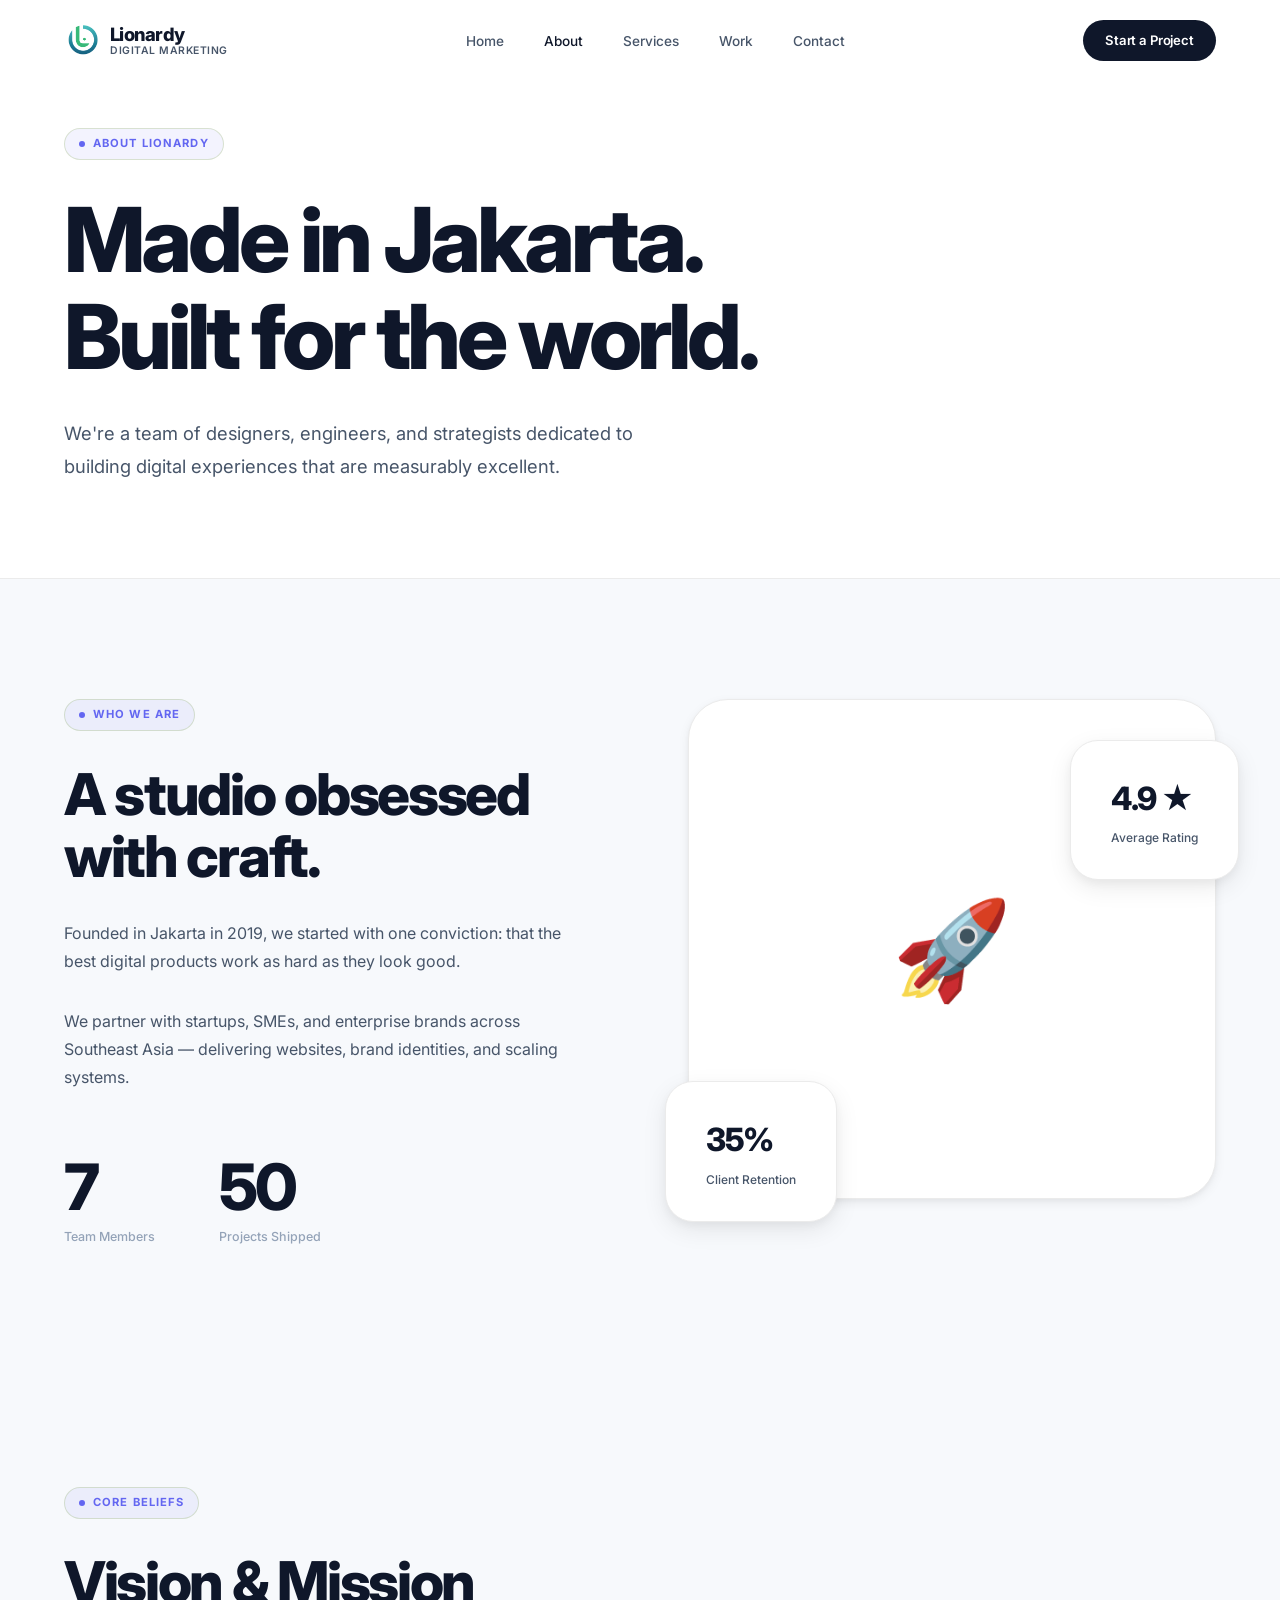
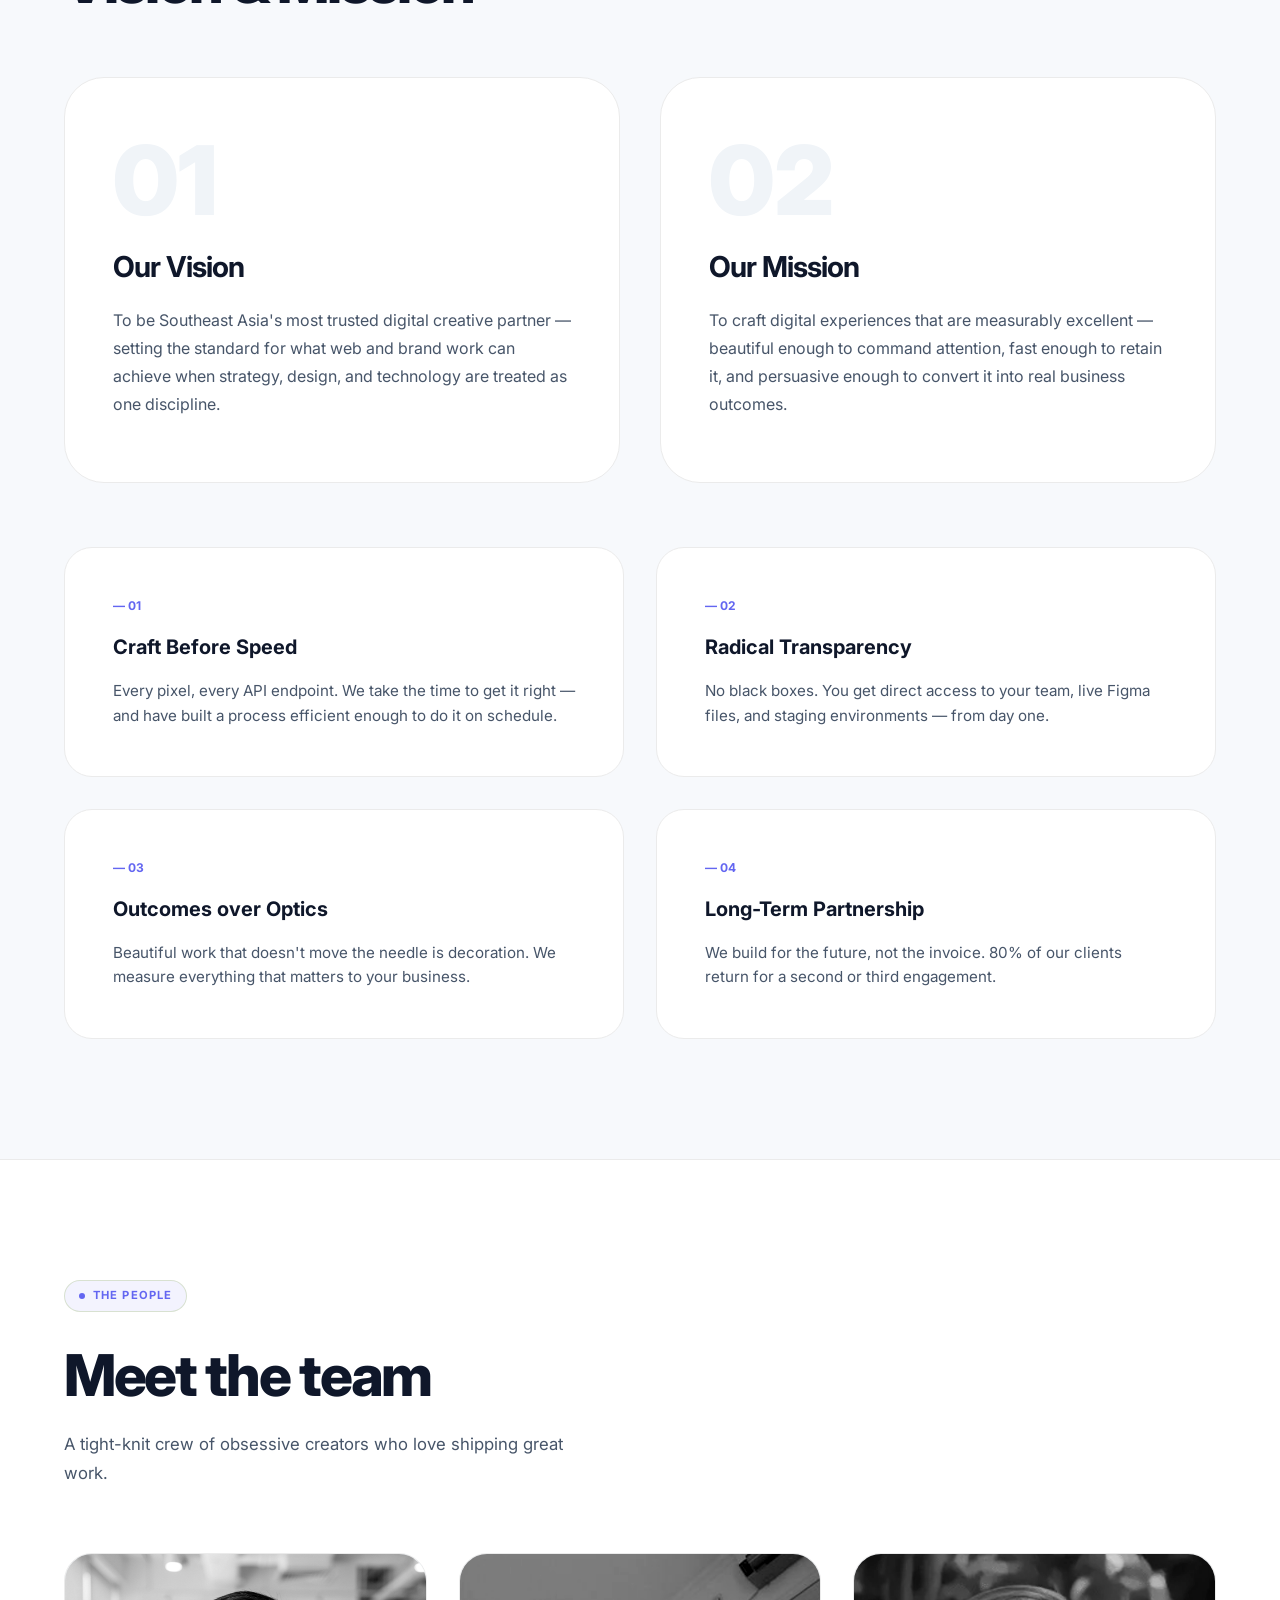
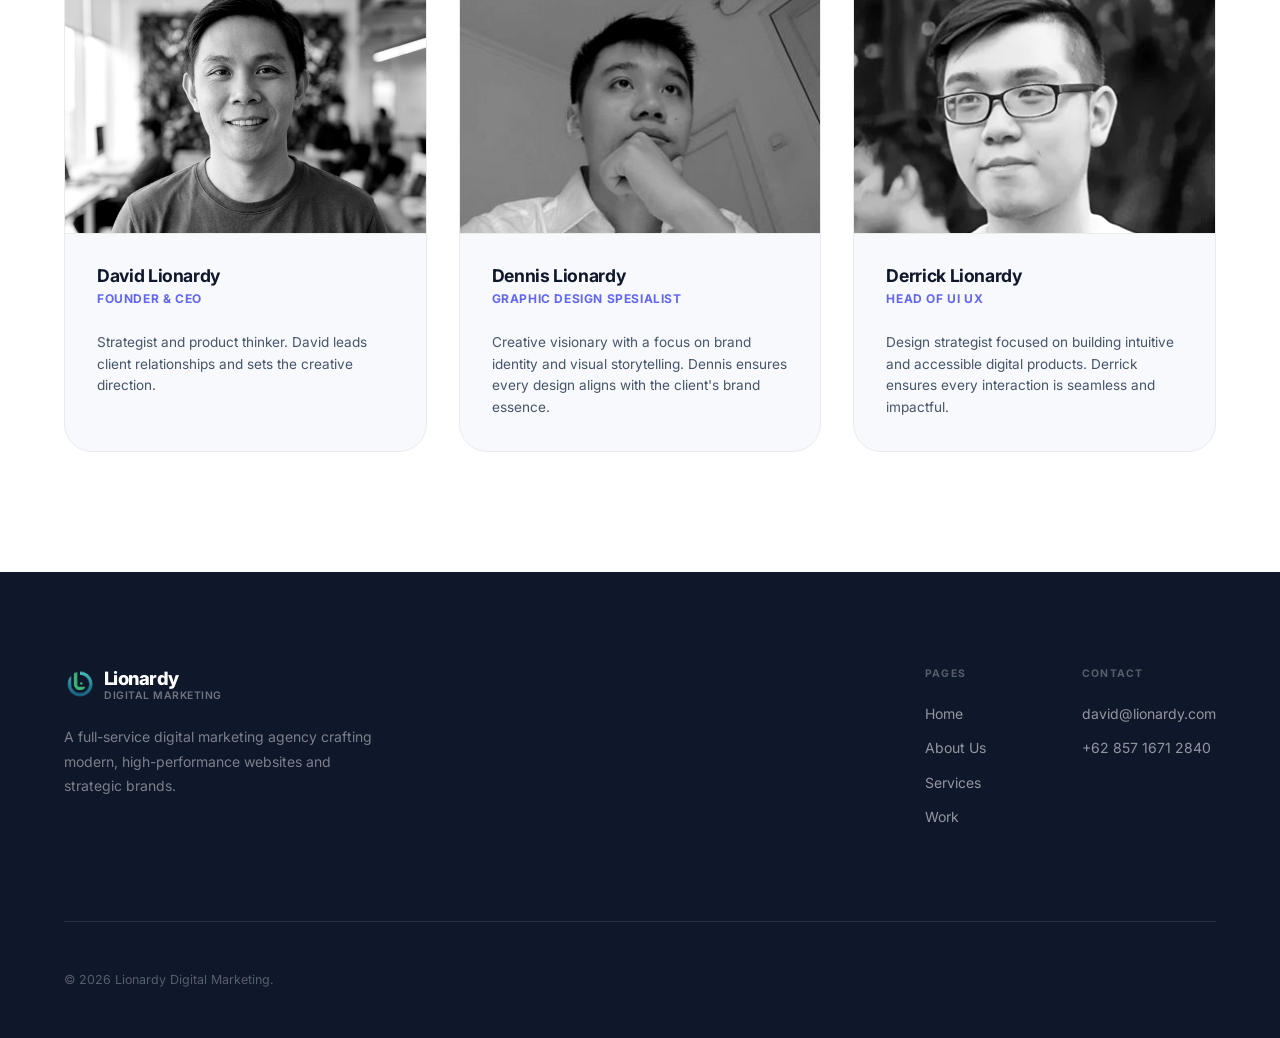
<file: about.html>
<!DOCTYPE html>
<html lang="en">
<head>
  <link rel="icon" type="image/png" href="favicon.png" />
  <link rel="apple-touch-icon" href="apple-touch-icon.png" />
  <meta charset="UTF-8" />
  <meta name="viewport" content="width=device-width, initial-scale=1.0" />
  <title>About — Lionardy Digital Marketing</title>
  <meta name="description" content="Meet the Lionardy team — designers, developers, and strategists dedicated to building extraordinary digital experiences." />
  <link rel="stylesheet" href="css/style.css" />
  <link rel="stylesheet" href="css/animations.css" />
  <style>

    /* ── INTRO ── */
    .intro-grid {
      display: grid; grid-template-columns: 1fr 1fr; gap: var(--sp-12); align-items: start;
    }
    .intro-visual {
      position: relative; height: 500px; border-radius: var(--r-2xl);
      background: var(--bg-0); box-shadow: var(--shadow-sm); border: 1px solid var(--border-100);
      display: flex; align-items: center; justify-content: center; font-size: 6rem;
    }
    .intro-stat-chip {
      position: absolute; background: var(--bg-0); border: 1px solid var(--border-100);
      border-radius: var(--r-xl); padding: var(--sp-4) var(--sp-5); box-shadow: var(--shadow-md);
    }
    .intro-stat-chip:first-of-type { bottom: -24px; left: -24px; }
    .intro-stat-chip:last-of-type  { top: 40px; right: -24px; }
    .chip-num { font-size: 2rem; font-weight: 800; letter-spacing: -0.04em; color: var(--text-900); }
    .chip-label { font-size: 0.75rem; color: var(--text-500); font-weight: 500; margin-top: 4px; }

    /* ── MISSION/VISION ── */
    .mv-section { background: var(--bg-1); }
    .mv-pair { display: grid; grid-template-columns: 1fr 1fr; gap: var(--sp-5); margin-top: var(--sp-8); }
    .mv-card {
      padding: var(--sp-8) var(--sp-6); border-radius: var(--r-2xl);
      border: 1px solid var(--border-100); background: var(--bg-0);
      transition: box-shadow var(--t-med);
    }
    .mv-card:hover { box-shadow: var(--shadow-sm); }
    .mv-card-bg-num { font-size: 6rem; font-weight: 900; color: var(--bg-2); line-height: 0.8; margin-bottom: var(--sp-4); }
    .mv-card h3 { font-size: 1.8rem; margin-bottom: var(--sp-3); }
    .mv-card p { font-size: 1rem; color: var(--text-500); }

    /* ── VALUES ── */
    .values-grid { display: grid; grid-template-columns: repeat(2, 1fr); gap: var(--sp-4); margin-top: var(--sp-8); }
    .value-card {
      padding: var(--sp-6); border-radius: var(--r-xl);
      background: var(--bg-0); border: 1px solid var(--border-100);
      transition: all var(--t-med);
    }
    .value-card:hover { border-color: var(--accent); box-shadow: var(--shadow-sm); }
    .value-num { font-size: 0.75rem; font-weight: 700; color: var(--accent); margin-bottom: var(--sp-2); }
    .value-title { font-size: 1.25rem; font-weight: 700; margin-bottom: var(--sp-2); }
    .value-desc { font-size: 0.95rem; color: var(--text-500); line-height: 1.6; }

    /* ── TEAM ── */
    .team-section { background: var(--bg-0); border-top: 1px solid var(--border-100); }
    .team-grid { display: grid; grid-template-columns: repeat(3, 1fr); gap: var(--sp-4); margin-top: var(--sp-8); }
    .team-card {
      border-radius: var(--r-xl); background: var(--bg-1);
      border: 1px solid var(--border-100); overflow: hidden;
      transition: all var(--t-med);
    }
    .team-card:hover { border-color: var(--border-200); transform: translateY(-4px); box-shadow: var(--shadow-sm); }
    .team-photo {
      height: 280px; display: flex; align-items: center; justify-content: center;
      background: var(--bg-2); position: relative; overflow: hidden;
      border-bottom: 1px solid var(--border-100);
    }
    .team-photo img {
      width: 100%; height: 100%; object-fit: cover; object-position: center top; transition: transform var(--t-slow), filter var(--t-slow);
      filter: grayscale(100%) contrast(1.1);
    }
    .team-card:hover .team-photo img { transform: scale(1.08); filter: grayscale(0%) contrast(1); }
    .team-card-body { padding: var(--sp-4); }
    .team-card-body h4 { font-size: 1.1rem; margin-bottom: 4px; }
    .team-role { font-size: 0.75rem; color: var(--accent); font-weight: 700; text-transform: uppercase; margin-bottom: var(--sp-3); letter-spacing: 0.05em; }
    .team-card-body p { font-size: 0.85rem; color: var(--text-500); line-height: 1.6; }

    @media (max-width: 1024px) {
      .team-grid { grid-template-columns: repeat(2, 1fr); }
      .intro-grid { grid-template-columns: 1fr; }
      .intro-visual { height: 380px; margin-top: var(--sp-8); }
    }
    @media (max-width: 900px) {
      .mv-pair { grid-template-columns: 1fr; }
      .values-grid { grid-template-columns: 1fr; }
    }
    @media (max-width: 640px) {
      .team-grid { grid-template-columns: 1fr; }
    }
  </style>
</head>
<body>
  <div id="cursor" aria-hidden="true"></div>
  <div id="cursor-trail" aria-hidden="true"></div>
  <div id="scroll-progress" aria-hidden="true"></div>

  <nav id="nav">
    <div class="container">
      <div class="nav-inner">
        <a href="index.html" class="nav-logo">
          <img src="img/logo.png" alt="Lionardy Logo" class="logo-img">
          <span class="logo-text">Lionardy <small>Digital Marketing</small></span>
        </a>
        <ul class="nav-links">
          <li><a href="index.html">Home</a></li>
          <li><a href="about.html">About</a></li>
          <li><a href="services.html">Services</a></li>
          <li><a href="portfolio.html">Work</a></li>
          <li><a href="contact.html">Contact</a></li>
        </ul>
        <a href="contact.html" class="btn-nav magnetic">Start a Project</a>
        <button class="nav-toggle" aria-label="Menu" aria-expanded="false"><span></span><span></span><span></span></button>
      </div>
    </div>
  </nav>
  <div class="nav-mobile">
    <a href="index.html">Home</a><a href="about.html">About</a><a href="services.html">Services</a><a href="portfolio.html">Work</a><a href="contact.html">Contact</a>
  </div>

  <main>
    <header class="about-hero">
      <div class="container">
        <div class="label-chip reveal"><span class="dot"></span> About Lionardy</div>
        <h1 class="reveal d1">Made in Jakarta.<br>Built for the world.</h1>
        <p class="reveal d2">We're a team of designers, engineers, and strategists dedicated to building digital experiences that are measurably excellent.</p>
      </div>
    </header>

    <section>
      <div class="container">
        <div class="intro-grid">
          <div class="reveal-left">
            <div class="label-chip"><span class="dot"></span> Who We Are</div>
            <h2>A studio obsessed with craft.</h2>
            <p style="margin-top:var(--sp-4);margin-bottom:var(--sp-4);color:var(--text-500)">Founded in Jakarta in 2019, we started with one conviction: that the best digital products work as hard as they look good.</p>
            <p style="margin-bottom:var(--sp-4);color:var(--text-500)">We partner with startups, SMEs, and enterprise brands across Southeast Asia — delivering websites, brand identities, and scaling systems.</p>
            <div class="stats-row" style="margin-top:var(--sp-8);display:flex;gap:var(--sp-8);">
              <div>
                <div class="stat-number" data-target="20">0</div>
                <div class="stat-label">Team Members</div>
              </div>
              <div>
                <div class="stat-number" data-target="140">0</div>
                <div class="stat-label">Projects Shipped</div>
              </div>
            </div>
          </div>
          <div class="intro-visual reveal-right d1">
            🚀
            <div class="intro-stat-chip">
              <div class="chip-num" data-target="98" data-suffix="%">0%</div>
              <div class="chip-label">Client Retention</div>
            </div>
            <div class="intro-stat-chip">
              <div class="chip-num">4.9 ★</div>
              <div class="chip-label">Average Rating</div>
            </div>
          </div>
        </div>
      </div>
    </section>

    <!-- MISSION / VISION -->
    <section class="mv-section">
      <div class="container">
        <div class="label-chip reveal"><span class="dot"></span> Core Beliefs</div>
        <h2 class="reveal d1">Vision &amp; Mission</h2>
        <div class="mv-pair">
          <div class="mv-card reveal d2">
            <div class="mv-card-bg-num">01</div>
            <h3>Our Vision</h3>
            <p>To be Southeast Asia's most trusted digital creative partner — setting the standard for what web and brand work can achieve when strategy, design, and technology are treated as one discipline.</p>
          </div>
          <div class="mv-card reveal d3">
            <div class="mv-card-bg-num">02</div>
            <h3>Our Mission</h3>
            <p>To craft digital experiences that are measurably excellent — beautiful enough to command attention, fast enough to retain it, and persuasive enough to convert it into real business outcomes.</p>
          </div>
        </div>
        
        <div class="values-grid">
          <div class="value-card reveal d1">
            <div class="value-num">— 01</div>
            <div class="value-title">Craft Before Speed</div>
            <p class="value-desc">Every pixel, every API endpoint. We take the time to get it right — and have built a process efficient enough to do it on schedule.</p>
          </div>
          <div class="value-card reveal d2">
            <div class="value-num">— 02</div>
            <div class="value-title">Radical Transparency</div>
            <p class="value-desc">No black boxes. You get direct access to your team, live Figma files, and staging environments — from day one.</p>
          </div>
          <div class="value-card reveal d3">
            <div class="value-num">— 03</div>
            <div class="value-title">Outcomes over Optics</div>
            <p class="value-desc">Beautiful work that doesn't move the needle is decoration. We measure everything that matters to your business.</p>
          </div>
          <div class="value-card reveal d4">
            <div class="value-num">— 04</div>
            <div class="value-title">Long-Term Partnership</div>
            <p class="value-desc">We build for the future, not the invoice. 80% of our clients return for a second or third engagement.</p>
          </div>
        </div>
      </div>
    </section>

    <!-- TEAM -->
    <section class="team-section">
      <div class="container">
        <div class="label-chip reveal"><span class="dot"></span> The People</div>
        <h2 class="reveal d1">Meet the team</h2>
        <p class="section-sub reveal d2">A tight-knit crew of obsessive creators who love shipping great work.</p>
        <div class="team-grid">
          <article class="team-card reveal d1">
            <div class="team-photo"><img src="img/david.png" alt="David Lionardy" loading="lazy"></div>
            <div class="team-card-body">
              <h4>David Lionardy</h4>
              <div class="team-role">Founder &amp; CEO</div>
              <p>Strategist and product thinker. David leads client relationships and sets the creative direction.</p>
            </div>
          </article>
          <article class="team-card reveal d2">
            <div class="team-photo"><img src="img/dennis.png" alt="Dennis Lionardy" loading="lazy"></div>
            <div class="team-card-body">
              <h4>Dennis Lionardy</h4>
              <div class="team-role">Graphic design Spesialist</div>
              <p>Creative visionary with a focus on brand identity and visual storytelling. Dennis ensures every design aligns with the client's brand essence.</p>
            </div>
          </article>
          <article class="team-card reveal d3">
            <div class="team-photo"><img src="img/derrick.png" alt="Derrick Lionardy" loading="lazy"></div>
            <div class="team-card-body">
              <h4>Derrick Lionardy</h4>
              <div class="team-role">Head of UI UX</div>
              <p>Design strategist focused on building intuitive and accessible digital products. Derrick ensures every interaction is seamless and impactful.</p>
            </div>
          </article>
        </div>
      </div>
    </section>
  </main>

  <footer>
    <div class="container">
      <div class="footer-top">
        <div class="footer-brand">
          <a href="index.html" class="footer-logo">
            <img src="img/logo.png" alt="Lionardy Logo" class="logo-img">
            <span class="logo-text">Lionardy <small>Digital Marketing</small></span>
          </a>
          <p>A full-service digital marketing agency crafting modern, high-performance websites and strategic brands.</p>
        </div>
        <div class="footer-links">
          <div class="footer-col">
            <h5>Pages</h5><a href="index.html">Home</a><a href="about.html">About Us</a><a href="services.html">Services</a><a href="portfolio.html">Work</a>
          </div>
          <div class="footer-col">
            <h5>Contact</h5><a href="mailto:david@lionardy.com">david@lionardy.com</a><a href="tel:+6285716712840">+62 857 1671 2840</a>
          </div>
        </div>
      </div>
      <div class="footer-bottom">
        <span>© 2026 Lionardy Digital Marketing.</span>
      </div>
    </div>
  </footer>
  <script src="js/main.js"></script>
</body>
</html>
</file>
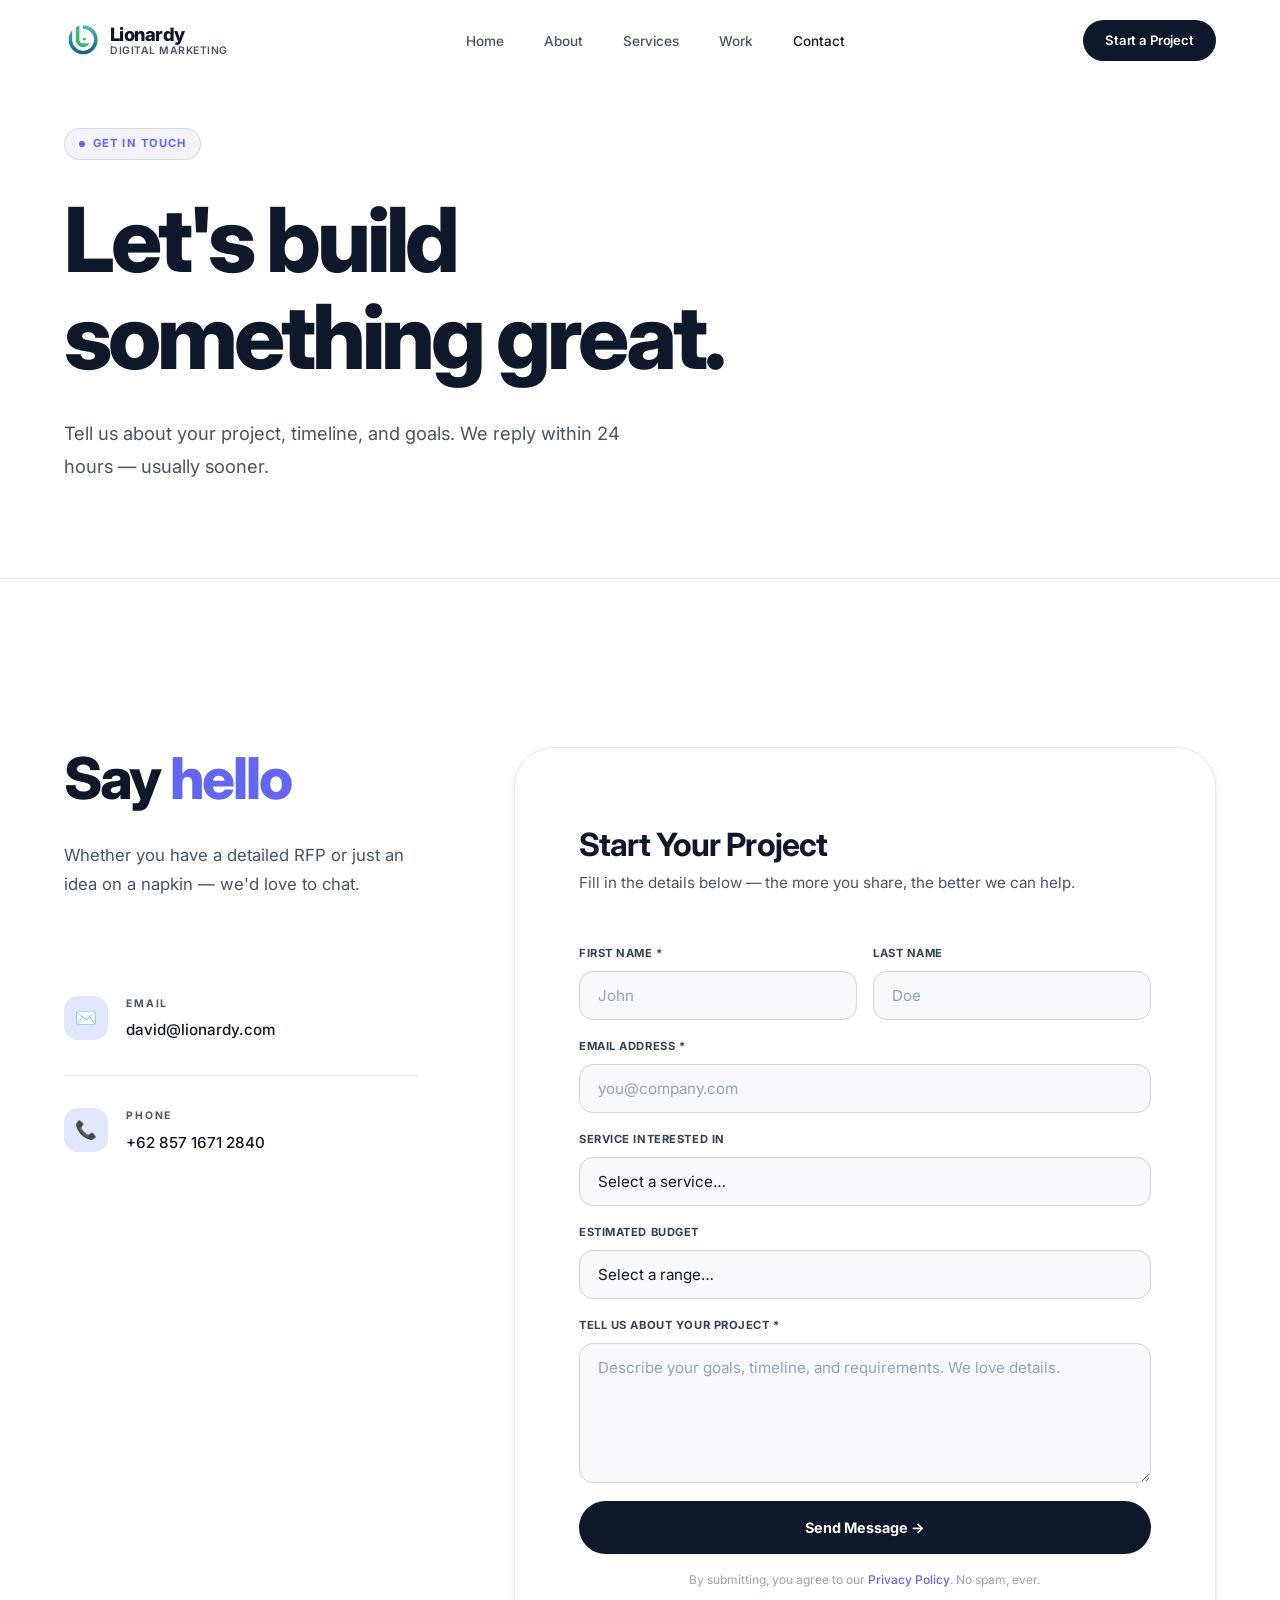
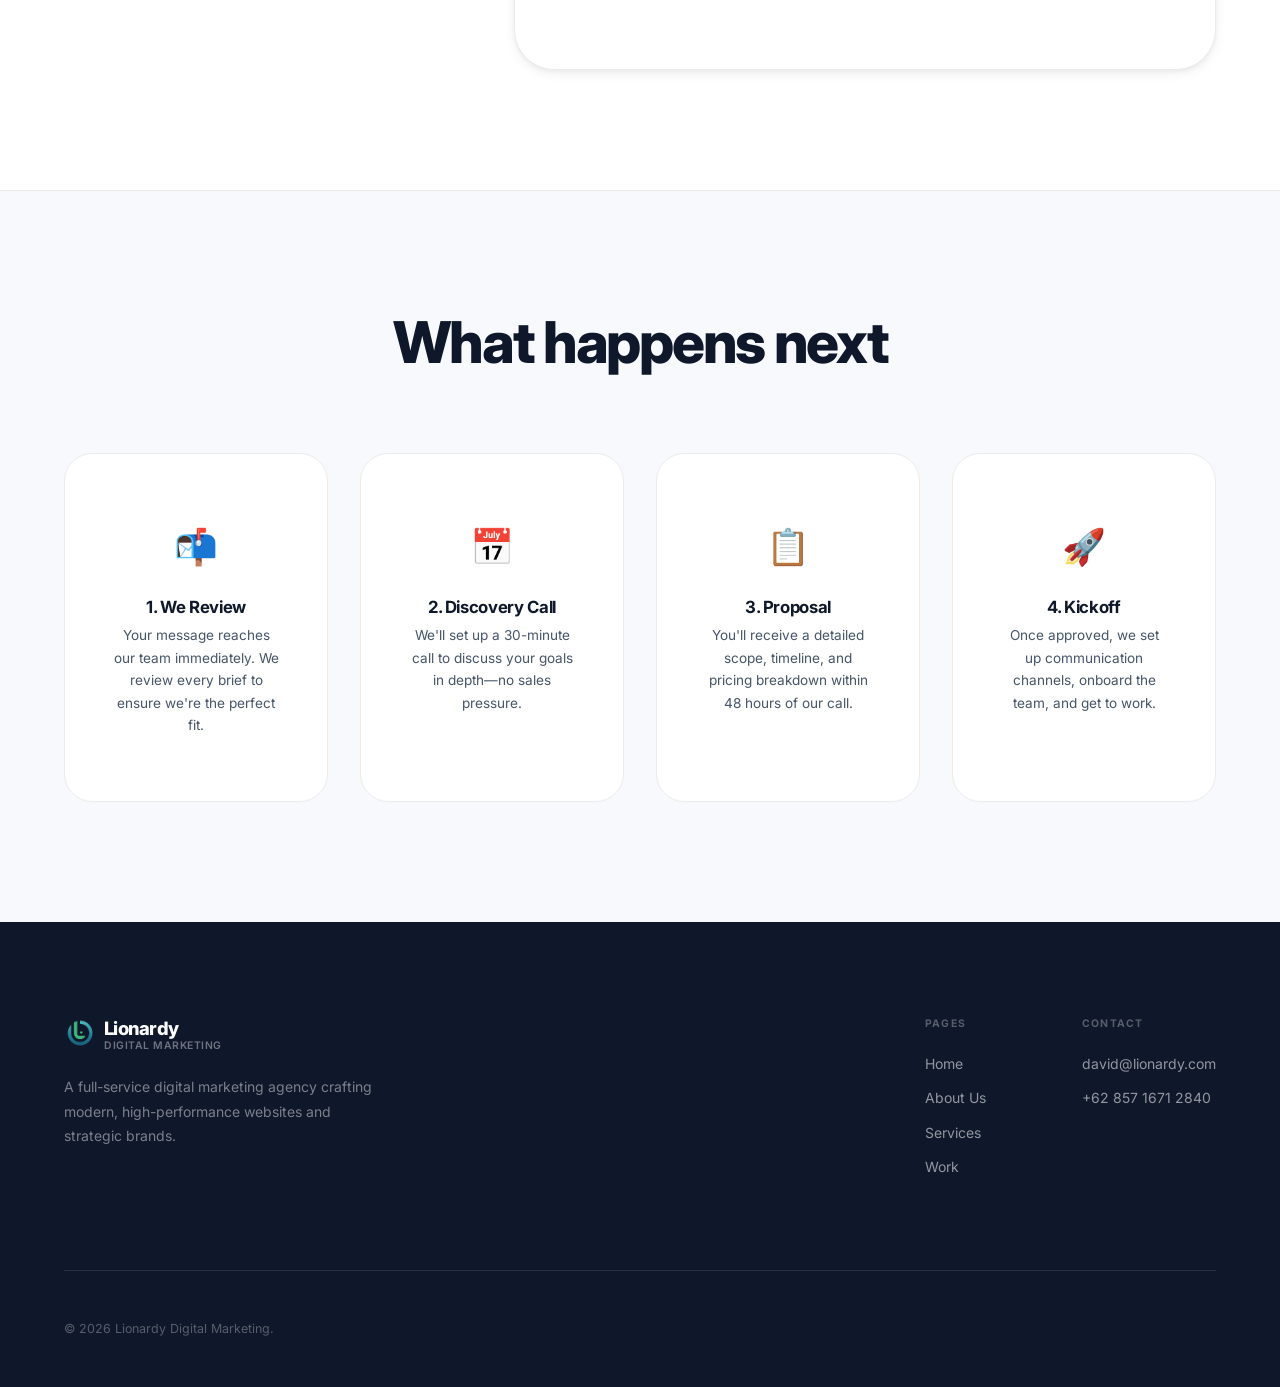
<file: contact.html>
<!DOCTYPE html>
<html lang="en">
<head>
  <link rel="icon" type="image/png" href="favicon.png" />
  <link rel="apple-touch-icon" href="apple-touch-icon.png" />
  <meta charset="UTF-8" />
  <meta name="viewport" content="width=device-width, initial-scale=1.0" />
  <title>Contact — Lionardy Digital Marketing</title>
  <meta name="description" content="Start your project with Lionardy Digital Marketing. Based in Jakarta, serving Southeast Asia and beyond." />
  <link rel="stylesheet" href="css/style.css" />
  <link rel="stylesheet" href="css/animations.css" />
  <style>
    /* ── CONTACT LAYOUT ── */
    .contact-layout {
      display: grid;
      grid-template-columns: 1fr 1.4fr;
      gap: var(--sp-12);
      align-items: start;
      padding-top: var(--sp-6);
    }

    /* ── INFO ── */
    .contact-info h2 { margin-bottom: var(--sp-4); }
    .contact-info > p { margin-bottom: var(--sp-8); font-size: 1.05rem; line-height: 1.75; color: var(--text-500); }
    .contact-detail-list { display: flex; flex-direction: column; }
    .contact-detail {
      display: flex; gap: 18px; align-items: flex-start;
      padding: var(--sp-4) 0;
      border-bottom: 1px solid var(--border-100);
    }
    .contact-detail:last-child { border-bottom: none; }
    .contact-detail-icon {
      width: 44px; height: 44px; border-radius: var(--r-md);
      background: var(--accent-light); color: var(--accent-btn);
      display: flex; align-items: center; justify-content: center;
      font-size: 1.1rem; flex-shrink: 0;
    }
    .contact-detail-text .detail-label { font-size: 0.65rem; text-transform: uppercase; letter-spacing: 0.18em; color: var(--text-500); font-weight: 700; margin-bottom: 5px; }
    .contact-detail-text a, .contact-detail-text span { font-size: 0.95rem; color: var(--text-900); font-weight: 500; }
    .contact-detail-text a:hover { color: var(--accent); }
    .contact-social { margin-top: var(--sp-8); }
    .contact-social .detail-label { font-size: 0.65rem; text-transform: uppercase; letter-spacing: 0.18em; color: var(--text-500); font-weight: 700; margin-bottom: 16px; }
    
    .map-stub {
      margin-top: var(--sp-8);
      height: 180px; border-radius: var(--r-xl);
      background: var(--bg-1); border: 1px solid var(--border-100);
      display: flex; flex-direction: column; align-items: center; justify-content: center;
      gap: 8px; box-shadow: inset 0 2px 4px rgba(0,0,0,0.02);
    }
    .map-stub .map-pin { font-size: 2rem; }
    .map-stub span { font-size: 0.8rem; color: var(--text-500); font-weight: 600; letter-spacing: 0.05em; }

    /* ── FORM ── */
    .contact-form-wrap {
      background: var(--bg-0);
      border: 1px solid var(--border-100);
      border-radius: var(--r-2xl);
      padding: var(--sp-10) var(--sp-8);
      box-shadow: var(--shadow-sm);
    }
    .form-header { margin-bottom: var(--sp-6); }
    .form-header h3 { font-size: clamp(1.4rem, 3vw, 2rem); margin-bottom: 8px; }
    .form-header p { font-size: 0.95rem; color: var(--text-500); }
    .form-row { display: grid; grid-template-columns: 1fr 1fr; gap: 16px; }
    .form-group { display: flex; flex-direction: column; gap: 8px; margin-bottom: 18px; }
    .form-group label {
      font-size: 0.7rem; font-weight: 700;
      letter-spacing: 0.05em; text-transform: uppercase; color: var(--text-700);
    }
    .form-group input,
    .form-group textarea,
    .form-group select {
      background: var(--bg-1);
      border: 1px solid var(--border-200);
      border-radius: var(--r-md);
      padding: 14px 18px;
      color: var(--text-900);
      font-size: 0.95rem;
      outline: none;
      -webkit-appearance: none;
      appearance: none;
      transition: all var(--t-fast);
      box-shadow: inset 0 1px 2px rgba(0,0,0,0.02);
    }
    .form-group input:focus,
    .form-group textarea:focus,
    .form-group select:focus {
      border-color: var(--accent);
      background: var(--bg-0);
      box-shadow: 0 0 0 4px var(--accent-glow);
    }
    .form-group input::placeholder,
    .form-group textarea::placeholder { color: var(--text-300); }
    .form-group textarea { min-height: 140px; resize: vertical; }
    
    .form-submit {
      width: 100%; padding: 18px;
      font-size: 0.9rem; font-weight: 700;
      border-radius: var(--r-full);
      background: var(--text-900); color: var(--bg-0);
      display: flex; align-items: center; justify-content: center; gap: 10px;
      margin-top: 12px; transition: all var(--t-med);
    }
    .form-submit:hover { background: var(--accent); transform: translateY(-2px); box-shadow: 0 8px 24px rgba(90,138,0,0.25); }
    .form-legal { font-size: 0.75rem; color: var(--text-300); text-align: center; margin-top: 16px; line-height: 1.6; }
    .form-legal a { color: var(--accent); font-weight: 500; }
    .form-success { display: none; text-align: center; padding: var(--sp-8) 0; }
    .form-success .success-icon { font-size: 4rem; margin-bottom: 16px; }
    .form-success h4 { font-size: 1.5rem; margin-bottom: 8px; }
    .form-success p { color: var(--text-500); }

    /* ── NEXT STEPS ── */
    .next-steps-section { background: var(--bg-1); border-top: 1px solid var(--border-100); }
    .next-steps-grid {
      display: grid; grid-template-columns: repeat(4, 1fr); gap: var(--sp-4); margin-top: var(--sp-10);
    }
    .next-card {
      padding: var(--sp-8) var(--sp-6); border-radius: var(--r-xl);
      background: var(--bg-0); border: 1px solid var(--border-100);
      text-align: center; transition: all var(--t-med);
    }
    .next-card:hover { border-color: var(--accent); transform: translateY(-4px); box-shadow: var(--shadow-sm); }
    .next-card-icon { font-size: 2.2rem; margin-bottom: var(--sp-3); }
    .next-card h4 { font-size: 1.05rem; margin-bottom: 8px; font-weight: 700; color: var(--text-900); }
    .next-card p { font-size: 0.85rem; line-height: 1.65; color: var(--text-500); }

    @media (max-width: 1100px) {
      .contact-layout { grid-template-columns: 1fr; gap: var(--sp-10); }
      .next-steps-grid { grid-template-columns: repeat(2, 1fr); }
    }
    @media (max-width: 640px) {
      .contact-form-wrap { padding: var(--sp-6) var(--sp-4); }
      .form-row { grid-template-columns: 1fr; }
      .next-steps-grid { grid-template-columns: 1fr; }
    }

  </style>
</head>
<body>
  <div id="cursor" aria-hidden="true"></div>
  <div id="cursor-trail" aria-hidden="true"></div>
  <div id="scroll-progress" aria-hidden="true"></div>

  <nav id="nav">
    <div class="container">
      <div class="nav-inner">
        <a href="index.html" class="nav-logo">
          <img src="img/logo.png" alt="Lionardy Logo" class="logo-img">
          <span class="logo-text">Lionardy <small>Digital Marketing</small></span>
        </a>
        <ul class="nav-links">
          <li><a href="index.html">Home</a></li>
          <li><a href="about.html">About</a></li>
          <li><a href="services.html">Services</a></li>
          <li><a href="portfolio.html">Work</a></li>
          <li><a href="contact.html">Contact</a></li>
        </ul>
        <a href="contact.html" class="btn-nav magnetic">Start a Project</a>
        <button class="nav-toggle" aria-label="Menu" aria-expanded="false"><span></span><span></span><span></span></button>
      </div>
    </div>
  </nav>
  <div class="nav-mobile">
    <a href="index.html">Home</a><a href="about.html">About</a><a href="services.html">Services</a><a href="portfolio.html">Work</a><a href="contact.html">Contact</a>
  </div>

  <main>
    <header class="page-hero">
      <div class="container">
        <div class="label-chip reveal"><span class="dot"></span> Get In Touch</div>
        <h1 class="reveal d1">Let's build<br>something great.</h1>
        <p class="reveal d2">Tell us about your project, timeline, and goals. We reply within 24 hours — usually sooner.</p>
      </div>
    </header>

    <section style="background:var(--bg-0);">
      <div class="container">
        <div class="contact-layout">
          <!-- INFO -->
          <div class="contact-info reveal-left">
            <h2>Say <span style="color:var(--accent)">hello</span></h2>
            <p>Whether you have a detailed RFP or just an idea on a napkin — we'd love to chat.</p>
            <div class="contact-detail-list">
              <div class="contact-detail">
                <div class="contact-detail-icon">✉️</div>
                <div class="contact-detail-text">
                  <div class="detail-label">Email</div>
                  <a href="mailto:david@lionardy.com">david@lionardy.com</a>
                </div>
              </div>
              <div class="contact-detail">
                <div class="contact-detail-icon">📞</div>
                <div class="contact-detail-text">
                  <div class="detail-label">Phone</div>
                  <a href="tel:+6285716712840">+62 857 1671 2840</a>
                </div>
              </div>
            </div>
          </div>

          <!-- FORM -->
          <div class="contact-form-wrap reveal-right">
            <div class="form-header">
              <h3>Start Your Project</h3>
              <p>Fill in the details below — the more you share, the better we can help.</p>
            </div>

            <form name="contact" method="POST" data-netlify="true" netlify-honeypot="bot-field" id="contact-form" novalidate>
              <input type="hidden" name="form-name" value="contact" />
              <p style="display:none"><label>Leave blank: <input name="bot-field" /></label></p>

              <div class="form-row">
                <div class="form-group">
                  <label for="first-name">First Name *</label>
                  <input type="text" id="first-name" name="first-name" placeholder="John" required />
                </div>
                <div class="form-group">
                  <label for="last-name">Last Name</label>
                  <input type="text" id="last-name" name="last-name" placeholder="Doe" />
                </div>
              </div>
              <div class="form-group">
                <label for="email">Email Address *</label>
                <input type="email" id="email" name="email" placeholder="you@company.com" required />
              </div>
              <div class="form-group">
                <label for="service">Service Interested In</label>
                <select id="service" name="service">
                  <option value="" disabled selected>Select a service…</option>
                  <option value="web-development">Web Development</option>
                  <option value="ui-ux-design">UI/UX Design</option>
                  <option value="brand-identity">Brand Identity</option>
                  <option value="seo-growth">SEO &amp; Growth</option>
                  <option value="other">Other</option>
                </select>
              </div>
              <div class="form-group">
                <label for="budget">Estimated Budget</label>
                <select id="budget" name="budget">
                  <option value="" disabled selected>Select a range…</option>
                  <option value="under-10jt">Under Rp 10.000.000</option>
                  <option value="10jt-50jt">Rp 10.000.000 – Rp 50.000.000</option>
                  <option value="50jt-100jt">Rp 50.000.000 – Rp 100.000.000</option>
                  <option value="100jt-plus">Rp 100.000.000+</option>
                </select>
              </div>
              <div class="form-group">
                <label for="message">Tell Us About Your Project *</label>
                <textarea id="message" name="message" placeholder="Describe your goals, timeline, and requirements. We love details." required></textarea>
              </div>
              <button type="submit" class="form-submit magnetic">
                Send Message →
              </button>
              <p class="form-legal">By submitting, you agree to our <a href="#">Privacy Policy</a>. No spam, ever.</p>
            </form>

            <div class="form-success" id="form-success">
              <div class="success-icon">🎉</div>
              <h4>Message Sent!</h4>
              <p>Thanks for reaching out. We'll be in touch shortly.</p>
            </div>
          </div>
        </div>
      </div>
    </section>

    <!-- NEXT STEPS -->
    <section class="next-steps-section">
      <div class="container">
        <h2 class="reveal" style="text-align:center;margin-bottom:0">What happens next</h2>
        <div class="next-steps-grid">
          <div class="next-card reveal d1">
            <div class="next-card-icon">📬</div>
            <h4>1. We Review</h4>
            <p>Your message reaches our team immediately. We review every brief to ensure we're the perfect fit.</p>
          </div>
          <div class="next-card reveal d2">
            <div class="next-card-icon">📅</div>
            <h4>2. Discovery Call</h4>
            <p>We'll set up a 30-minute call to discuss your goals in depth—no sales pressure.</p>
          </div>
          <div class="next-card reveal d3">
            <div class="next-card-icon">📋</div>
            <h4>3. Proposal</h4>
            <p>You'll receive a detailed scope, timeline, and pricing breakdown within 48 hours of our call.</p>
          </div>
          <div class="next-card reveal d4">
            <div class="next-card-icon">🚀</div>
            <h4>4. Kickoff</h4>
            <p>Once approved, we set up communication channels, onboard the team, and get to work.</p>
          </div>
        </div>
      </div>
    </section>
  </main>

  <footer>
    <div class="container">
      <div class="footer-top">
        <div class="footer-brand">
          <a href="index.html" class="footer-logo">
            <img src="img/logo.png" alt="Lionardy Logo" class="logo-img">
            <span class="logo-text">Lionardy <small>Digital Marketing</small></span>
          </a>
          <p>A full-service digital marketing agency crafting modern, high-performance websites and strategic brands.</p>
        </div>
        <div class="footer-links">
          <div class="footer-col">
            <h5>Pages</h5><a href="index.html">Home</a><a href="about.html">About Us</a><a href="services.html">Services</a><a href="portfolio.html">Work</a>
          </div>
          <div class="footer-col">
            <h5>Contact</h5><a href="mailto:david@lionardy.com">david@lionardy.com</a><a href="tel:+6285716712840">+62 857 1671 2840</a>
          </div>
        </div>
      </div>
      <div class="footer-bottom">
        <span>© 2026 Lionardy Digital Marketing.</span>
      </div>
    </div>
  </footer>

  <script src="js/main.js"></script>
  <script>
    const form    = document.getElementById('contact-form');
    const success = document.getElementById('form-success');
    if (form) {
      // Auto-select service if plan param exists in URL
      const urlParams = new URLSearchParams(window.location.search);
      const plan = urlParams.get('plan');
      if (plan) {
        const bdg = document.getElementById('budget');
        const svc = document.getElementById('service');
        if (plan === 'foundation') { bdg.value = '10jt-50jt'; svc.value = 'web-development'; }
        if (plan === 'growth')     { bdg.value = '50jt-100jt'; svc.value = 'web-development'; }
        if (plan === 'enterprise') { bdg.value = '100jt-plus'; svc.value = 'web-development'; }
      }

      form.addEventListener('submit', async e => {
        e.preventDefault();
        try {
          await fetch('/', { method: 'POST', body: new FormData(form) });
        } catch {}
        form.style.display = 'none';
        if (success) success.style.display = 'block';
      });
    }
  </script>
</body>
</html>
</file>
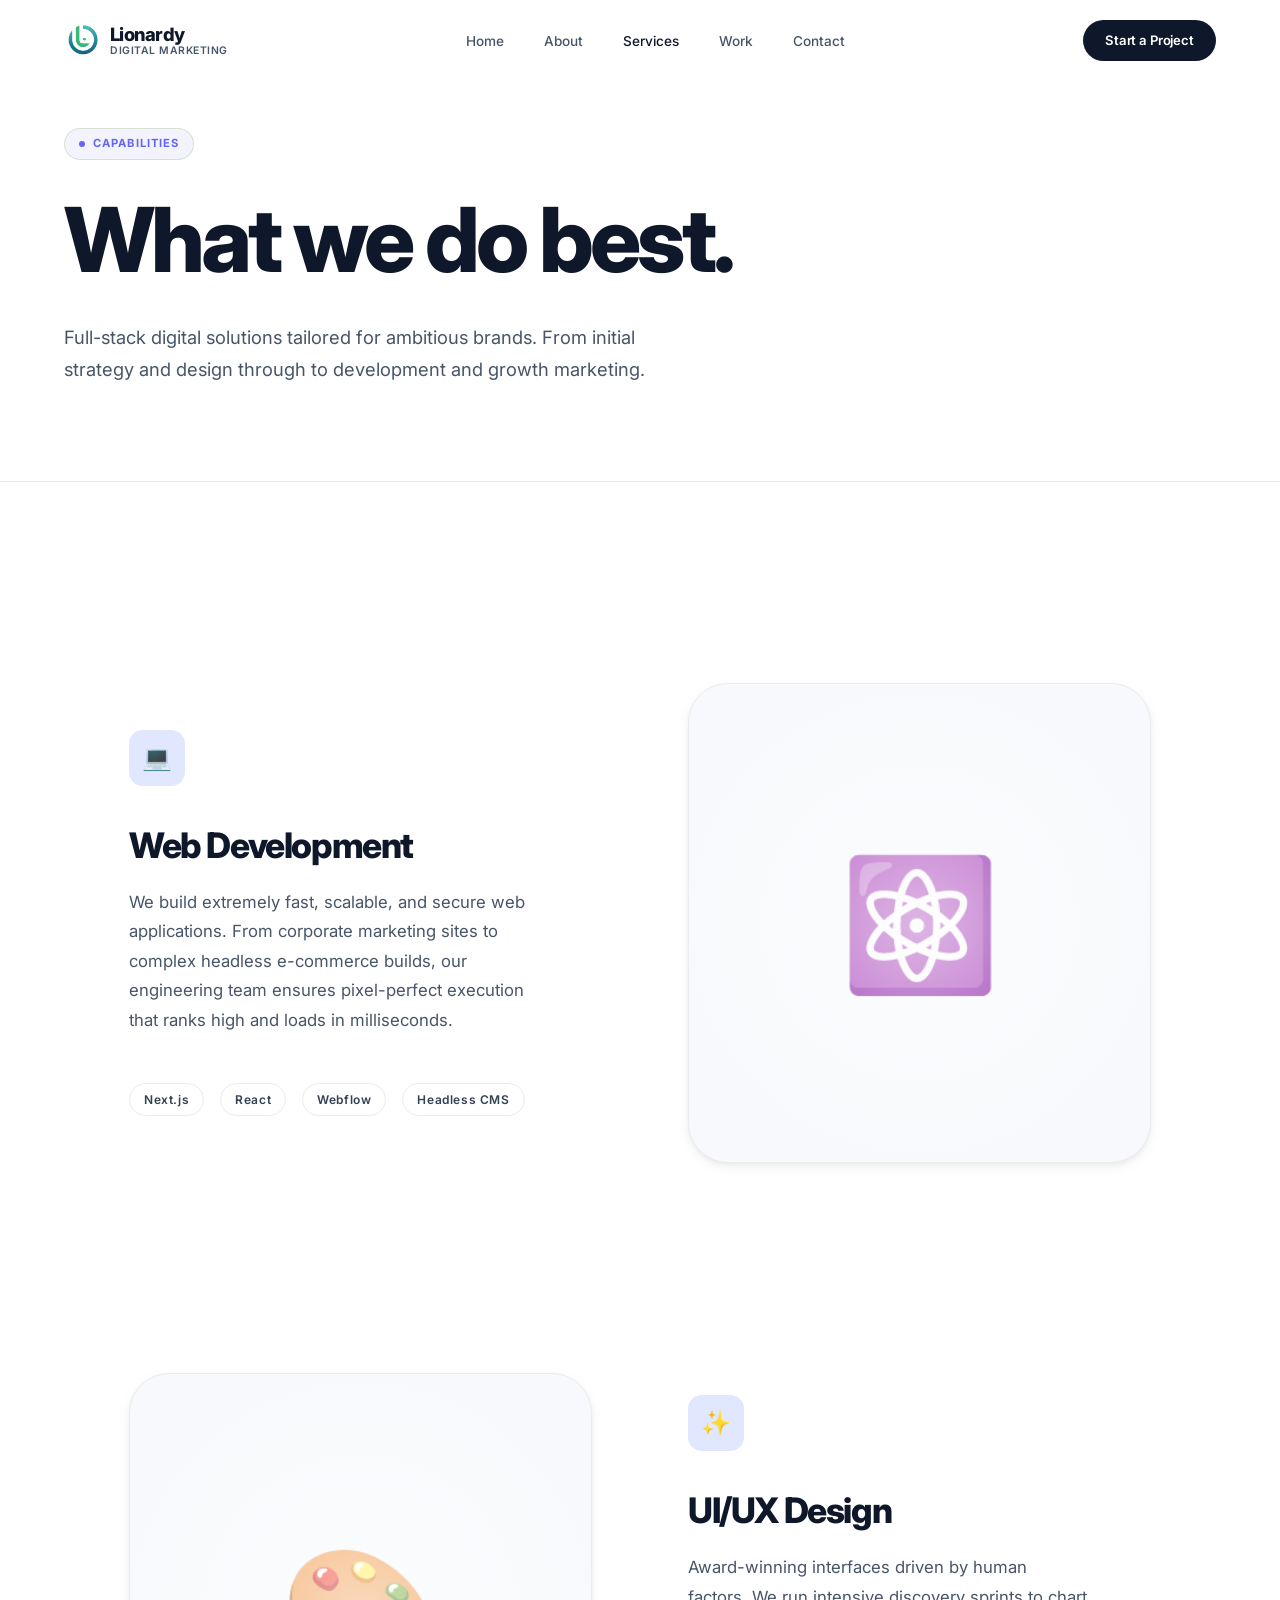
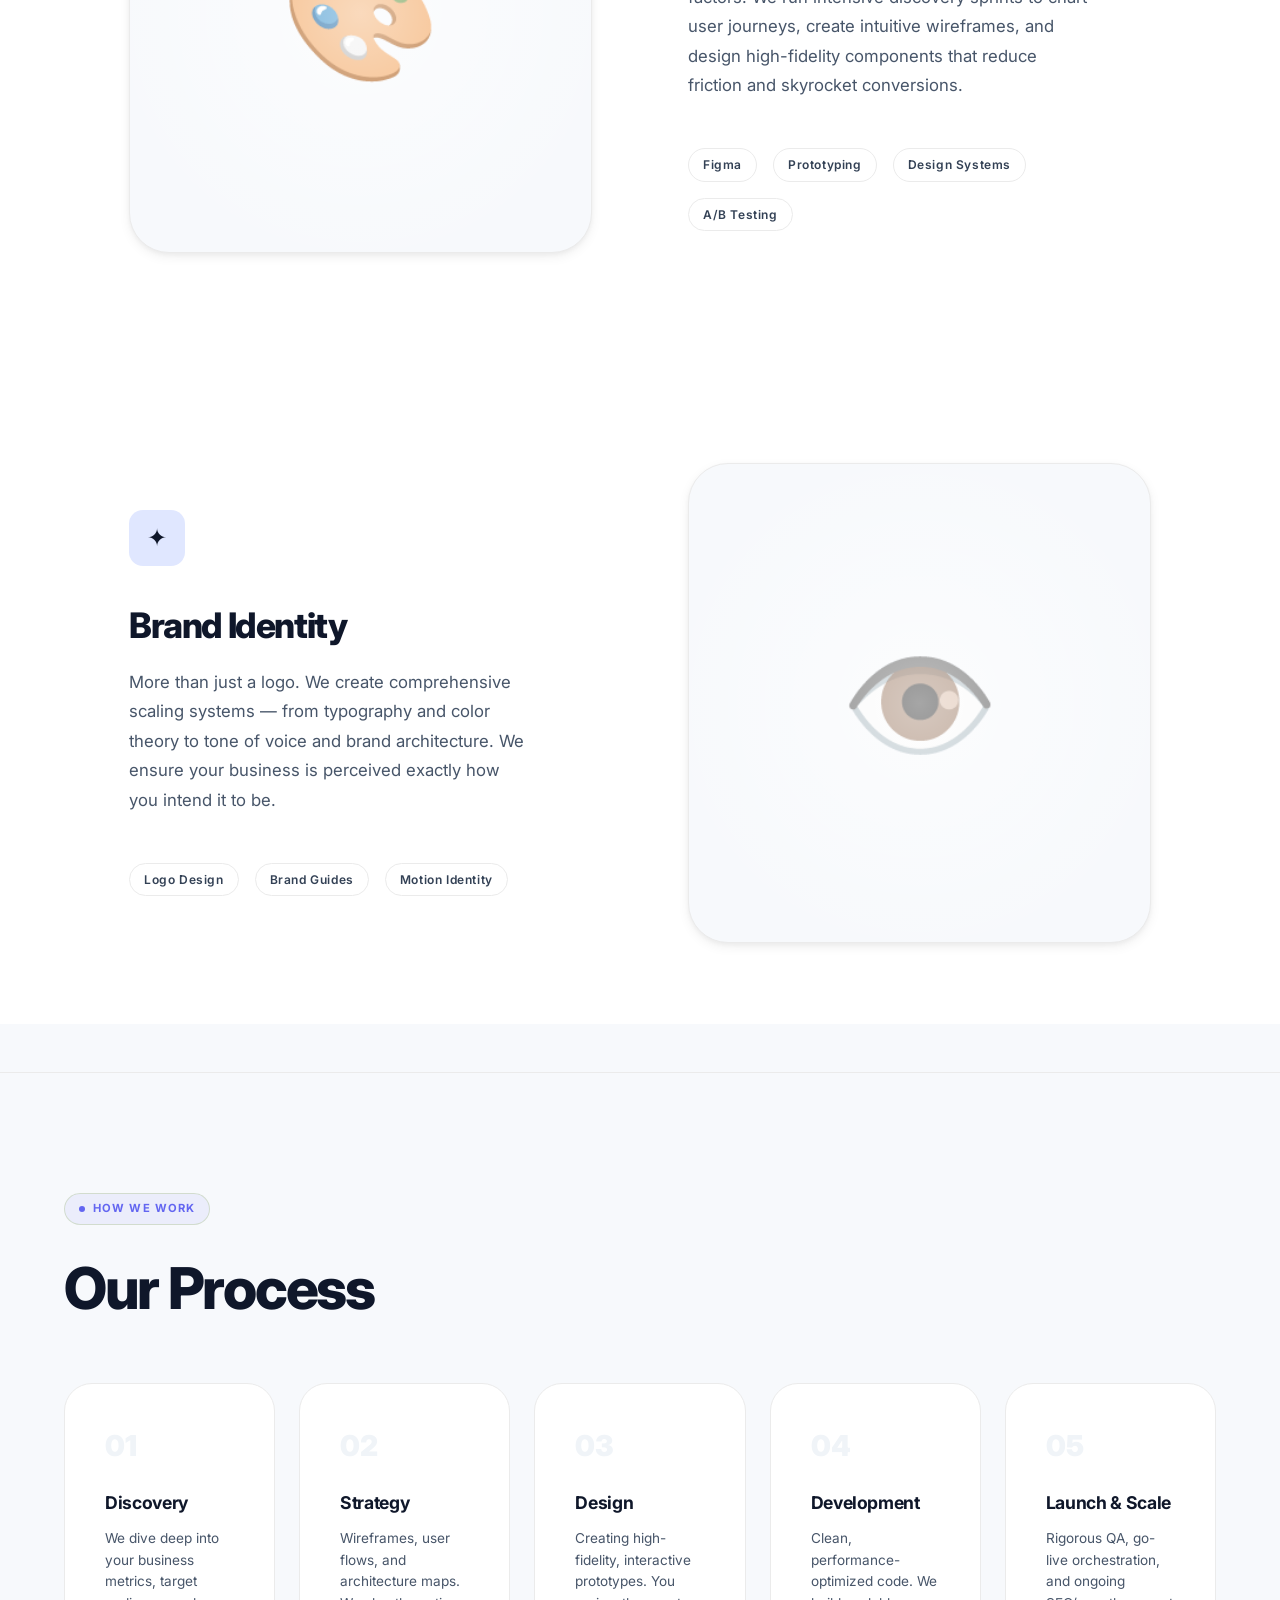
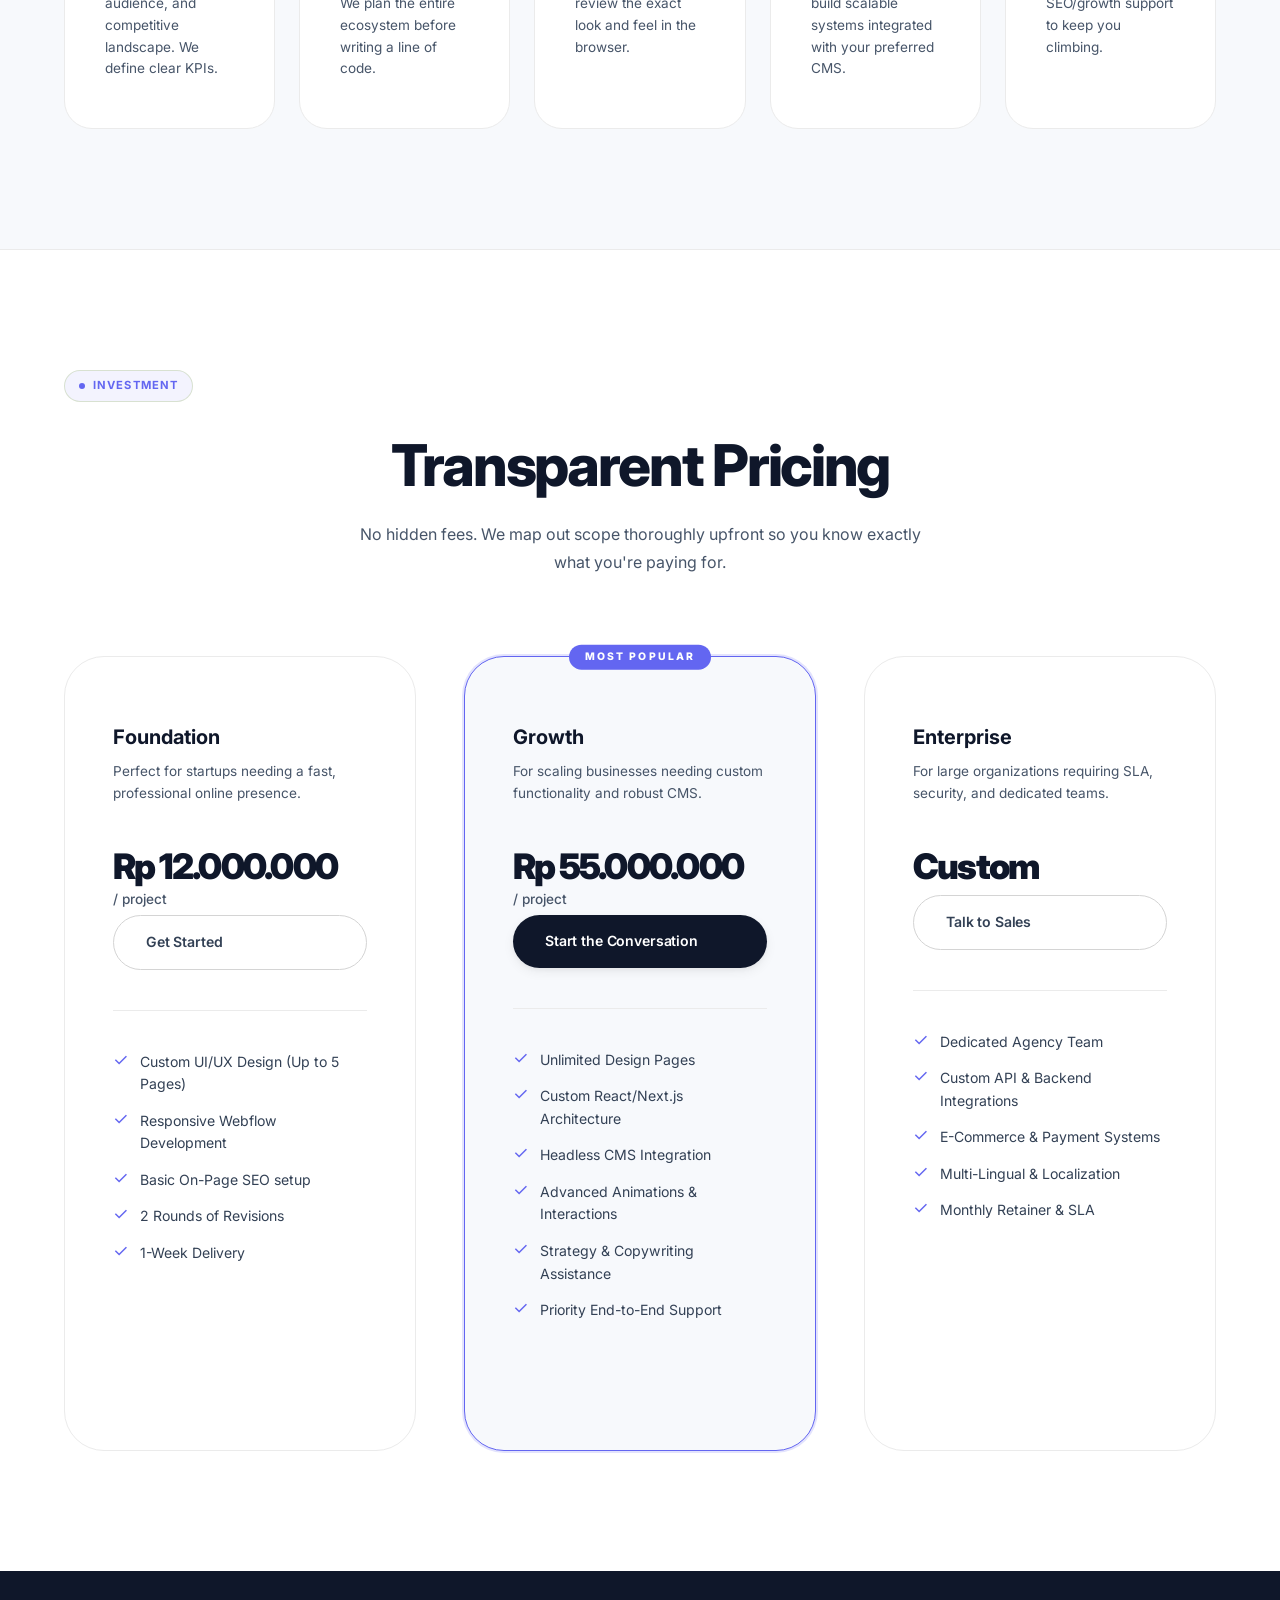
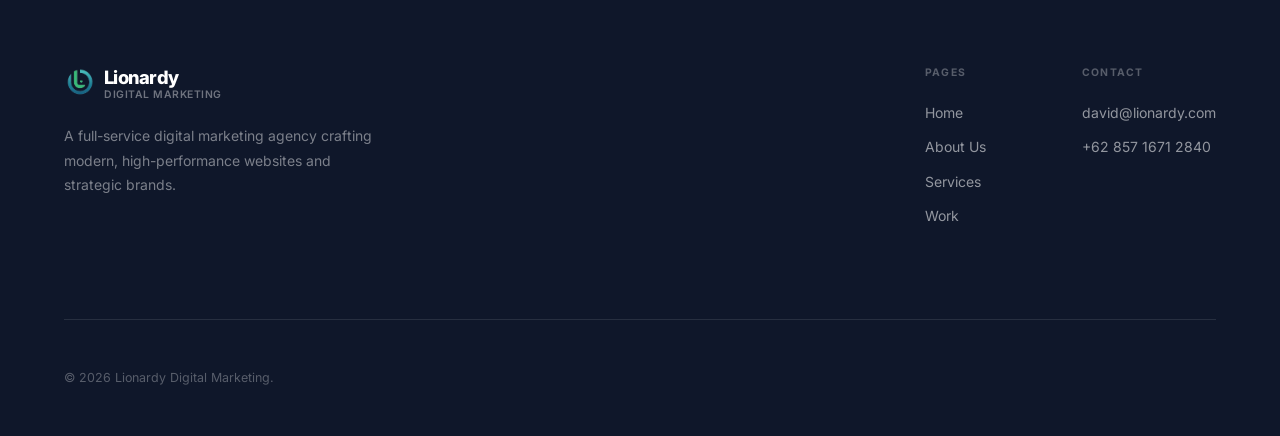
<file: services.html>
<!DOCTYPE html>
<html lang="en">
<head>
  <link rel="icon" type="image/png" href="favicon.png" />
  <link rel="apple-touch-icon" href="apple-touch-icon.png" />
  <meta charset="UTF-8" />
  <meta name="viewport" content="width=device-width, initial-scale=1.0" />
  <title>Services — Lionardy Digital Marketing</title>
  <meta name="description" content="Lionardy offers full-service digital marketing, web development, UI/UX design, and brand identity strategies." />
  <link rel="stylesheet" href="css/style.css" />
  <link rel="stylesheet" href="css/animations.css" />
  <style>

    /* ── SVC ROWS ── */
    .svc-section { background: var(--bg-0); padding-bottom: 0; }
    .svc-row {
      display: grid; grid-template-columns: 1fr 1fr; gap: var(--sp-12);
      align-items: center; padding: var(--sp-10) var(--sp-8);
      border-radius: var(--r-2xl);
      transition: background var(--t-med), border-color var(--t-fast);
      margin-bottom: var(--sp-6);
      border: 1px solid transparent;
    }
    .svc-row:hover { background: var(--bg-1); border-color: var(--border-100); }
    .svc-visual {
      background: var(--bg-1); border-radius: var(--r-2xl); border: 1px solid var(--border-100);
      height: 480px; display: flex; align-items: center; justify-content: center;
      font-size: 8rem; box-shadow: var(--shadow-sm); overflow: hidden;
      position: relative;
    }
    .svc-visual-bg {
      position: absolute; inset: 0; background: radial-gradient(circle at 50% 50%, var(--bg-0) 0%, transparent 80%);
      opacity: 0.6; pointer-events: none;
    }
    .svc-content { padding-right: var(--sp-8); }
    .svc-icon { width: 56px; height: 56px; border-radius: var(--r-md); background: var(--accent-light); color: var(--accent-btn); display: flex; align-items: center; justify-content: center; font-size: 1.5rem; margin-bottom: var(--sp-5); }
    .svc-content h2 { font-size: 2.2rem; margin-bottom: var(--sp-3); }
    .svc-content p { font-size: 1.05rem; color: var(--text-500); line-height: 1.75; margin-bottom: var(--sp-6); }
    .svc-tags { display: flex; flex-wrap: wrap; gap: var(--sp-2); }
    .svc-tags span { display: inline-block; padding: 6px 14px; background: var(--bg-0); border: 1px solid var(--border-100); border-radius: var(--r-full); font-size: 0.75rem; font-weight: 600; color: var(--text-700); letter-spacing: 0.05em; }

    /* ── PROCESS ── */
    .process-section { background: var(--bg-1); border-top: 1px solid var(--border-100); }
    .process-grid { display: grid; grid-template-columns: repeat(5, 1fr); gap: var(--sp-3); margin-top: var(--sp-8); }
    .process-step { background: var(--bg-0); border: 1px solid var(--border-100); padding: var(--sp-6) var(--sp-5); border-radius: var(--r-xl); position: relative; transition: all var(--t-med); }
    .process-step:hover { box-shadow: var(--shadow-sm); border-color: var(--accent); transform: translateY(-4px); z-index: 2; }
    .process-num { font-size: 1.8rem; font-weight: 900; color: var(--bg-2); line-height: 1; margin-bottom: var(--sp-4); font-family: var(--font); }
    .process-step h4 { font-size: 1.1rem; margin-bottom: var(--sp-2); }
    .process-step p { font-size: 0.85rem; color: var(--text-500); line-height: 1.6; }
    
    /* ── PRICING ── */
    .pricing-section { background: var(--bg-0); border-top: 1px solid var(--border-100); }
    .pricing-grid { display: grid; grid-template-columns: repeat(3, 1fr); gap: var(--sp-6); margin-top: var(--sp-10); align-items: stretch; }
    .pricing-card {
      background: var(--bg-0); border: 1px solid var(--border-100); border-radius: var(--r-2xl);
      padding: var(--sp-8) var(--sp-6); display: flex; flex-direction: column;
      transition: all var(--t-med); position: relative;
    }
    .pricing-card:hover { transform: translateY(-8px); box-shadow: var(--shadow-md); border-color: var(--border-200); }
    .pricing-card.popular { border-color: var(--accent); background: var(--bg-1); box-shadow: 0 0 0 2px var(--accent-glow); }
    .pop-badge { position: absolute; top: 0; left: 50%; transform: translate(-50%, -50%); background: var(--accent); color: #fff; padding: 4px 16px; border-radius: var(--r-full); font-size: 0.65rem; font-weight: 800; text-transform: uppercase; letter-spacing: 0.2em; }
    .pricing-name { font-size: 1.25rem; font-weight: 700; margin-bottom: 8px; }
    .pricing-desc { font-size: 0.85rem; color: var(--text-500); margin-bottom: var(--sp-5); min-height: 40px; }
    .pricing-price { font-size: 2.2rem; font-weight: 900; letter-spacing: -0.05em; margin-bottom: 8px; color: var(--text-900); line-height: 1.2; }
    .pricing-price span { display: block; font-size: 0.85rem; font-weight: 500; color: var(--text-500); letter-spacing: 0; margin-top: 4px; }
    .pricing-divider { height: 1px; background: var(--border-100); margin: var(--sp-5) 0; }
    .pricing-features { display: flex; flex-direction: column; gap: 14px; margin-bottom: var(--sp-8); flex-grow: 1; }
    .feature-item { display: flex; align-items: flex-start; gap: 12px; font-size: 0.88rem; color: var(--text-700); }
    .feature-icon { color: var(--accent); font-size: 1.1rem; line-height: 1; flex-shrink: 0; }
    
    @media (max-width: 1024px) {
      .process-grid { grid-template-columns: repeat(3, 1fr); }
      .pricing-grid { grid-template-columns: repeat(2, 1fr); }
    }
    @media (max-width: 900px) {
      .svc-row { grid-template-columns: 1fr; gap: var(--sp-6); padding: var(--sp-6) 0; }
      .svc-content { padding-right: 0; }
      .svc-row:nth-child(even) .svc-visual { grid-row: 1; }
      .svc-visual { height: 320px; }
    }
    @media (max-width: 640px) {
      .process-grid { grid-template-columns: 1fr; }
      .pricing-grid { grid-template-columns: 1fr; }
    }
  </style>
</head>
<body>
  <div id="cursor" aria-hidden="true"></div>
  <div id="cursor-trail" aria-hidden="true"></div>
  <div id="scroll-progress" aria-hidden="true"></div>

  <nav id="nav">
    <div class="container">
      <div class="nav-inner">
        <a href="index.html" class="nav-logo">
          <img src="img/logo.png" alt="Lionardy Logo" class="logo-img">
          <span class="logo-text">Lionardy <small>Digital Marketing</small></span>
        </a>
        <ul class="nav-links">
          <li><a href="index.html">Home</a></li>
          <li><a href="about.html">About</a></li>
          <li><a href="services.html">Services</a></li>
          <li><a href="portfolio.html">Work</a></li>
          <li><a href="contact.html">Contact</a></li>
        </ul>
        <a href="contact.html" class="btn-nav magnetic">Start a Project</a>
        <button class="nav-toggle" aria-label="Menu" aria-expanded="false"><span></span><span></span><span></span></button>
      </div>
    </div>
  </nav>
  <div class="nav-mobile">
    <a href="index.html">Home</a><a href="about.html">About</a><a href="services.html">Services</a><a href="portfolio.html">Work</a><a href="contact.html">Contact</a>
  </div>

  <main>
    <header class="services-hero">
      <div class="container">
        <div class="label-chip reveal"><span class="dot"></span> Capabilities</div>
        <h1 class="reveal d1">What we do best.</h1>
        <p class="reveal d2">Full-stack digital solutions tailored for ambitious brands. From initial strategy and design through to development and growth marketing.</p>
      </div>
    </header>

    <section class="svc-section">
      <div class="container">
        <!-- 1 -->
        <div class="svc-row reveal">
          <div class="svc-content">
            <div class="svc-icon">💻</div>
            <h2>Web Development</h2>
            <p>We build extremely fast, scalable, and secure web applications. From corporate marketing sites to complex headless e-commerce builds, our engineering team ensures pixel-perfect execution that ranks high and loads in milliseconds.</p>
            <div class="svc-tags">
              <span>Next.js</span><span>React</span><span>Webflow</span><span>Headless CMS</span>
            </div>
          </div>
          <div class="svc-visual">
            <div class="svc-visual-bg"></div>
            ⚛️
          </div>
        </div>

        <!-- 2 -->
        <div class="svc-row reveal">
          <div class="svc-visual">
            <div class="svc-visual-bg"></div>
            🎨
          </div>
          <div class="svc-content">
            <div class="svc-icon">✨</div>
            <h2>UI/UX Design</h2>
            <p>Award-winning interfaces driven by human factors. We run intensive discovery sprints to chart user journeys, create intuitive wireframes, and design high-fidelity components that reduce friction and skyrocket conversions.</p>
            <div class="svc-tags">
              <span>Figma</span><span>Prototyping</span><span>Design Systems</span><span>A/B Testing</span>
            </div>
          </div>
        </div>

        <!-- 3 -->
        <div class="svc-row reveal">
          <div class="svc-content">
            <div class="svc-icon">✦</div>
            <h2>Brand Identity</h2>
            <p>More than just a logo. We create comprehensive scaling systems — from typography and color theory to tone of voice and brand architecture. We ensure your business is perceived exactly how you intend it to be.</p>
            <div class="svc-tags">
              <span>Logo Design</span><span>Brand Guides</span><span>Motion Identity</span>
            </div>
          </div>
          <div class="svc-visual">
            <div class="svc-visual-bg"></div>
            👁️
          </div>
        </div>
      </div>
    </section>

    <!-- PROCESS -->
    <section class="process-section">
      <div class="container">
        <div class="label-chip reveal"><span class="dot"></span> How We Work</div>
        <h2 class="reveal d1">Our Process</h2>
        <div class="process-grid">
          <div class="process-step reveal d1">
            <div class="process-num">01</div>
            <h4>Discovery</h4>
            <p>We dive deep into your business metrics, target audience, and competitive landscape. We define clear KPIs.</p>
          </div>
          <div class="process-step reveal d2">
            <div class="process-num">02</div>
            <h4>Strategy</h4>
            <p>Wireframes, user flows, and architecture maps. We plan the entire ecosystem before writing a line of code.</p>
          </div>
          <div class="process-step reveal d3">
            <div class="process-num">03</div>
            <h4>Design</h4>
            <p>Creating high-fidelity, interactive prototypes. You review the exact look and feel in the browser.</p>
          </div>
          <div class="process-step reveal d4">
            <div class="process-num">04</div>
            <h4>Development</h4>
            <p>Clean, performance-optimized code. We build scalable systems integrated with your preferred CMS.</p>
          </div>
          <div class="process-step reveal d5">
            <div class="process-num">05</div>
            <h4>Launch &amp; Scale</h4>
            <p>Rigorous QA, go-live orchestration, and ongoing SEO/growth support to keep you climbing.</p>
          </div>
        </div>
      </div>
    </section>

    <!-- PRICING -->
    <section class="pricing-section">
      <div class="container">
        <div class="label-chip reveal"><span class="dot"></span> Investment</div>
        <h2 class="reveal d1" style="text-align:center;">Transparent Pricing</h2>
        <p class="reveal d2" style="text-align:center; max-width: 600px; margin: var(--sp-3) auto 0; color:var(--text-500);">No hidden fees. We map out scope thoroughly upfront so you know exactly what you're paying for.</p>
        
        <div class="pricing-grid">
          <div class="pricing-card reveal d1">
            <div class="pricing-name">Foundation</div>
            <div class="pricing-desc">Perfect for startups needing a fast, professional online presence.</div>
            <div class="pricing-price">Rp 12.000.000 <span>/ project</span></div>
            <a href="contact.html?plan=foundation" class="btn btn-ghost magnetic" style="width:100%;justify-content:center;">Get Started</a>
            <div class="pricing-divider"></div>
            <div class="pricing-features">
              <div class="feature-item"><span class="feature-icon">✓</span> Custom UI/UX Design (Up to 5 Pages)</div>
              <div class="feature-item"><span class="feature-icon">✓</span> Responsive Webflow Development</div>
              <div class="feature-item"><span class="feature-icon">✓</span> Basic On-Page SEO setup</div>
              <div class="feature-item"><span class="feature-icon">✓</span> 2 Rounds of Revisions</div>
              <div class="feature-item"><span class="feature-icon">✓</span> 1-Week Delivery</div>
            </div>
          </div>
          
          <div class="pricing-card popular reveal d2">
            <div class="pop-badge">Most Popular</div>
            <div class="pricing-name">Growth</div>
            <div class="pricing-desc">For scaling businesses needing custom functionality and robust CMS.</div>
            <div class="pricing-price">Rp 55.000.000 <span>/ project</span></div>
            <a href="contact.html?plan=growth" class="btn btn-primary magnetic" style="width:100%;justify-content:center;">Start the Conversation</a>
            <div class="pricing-divider"></div>
            <div class="pricing-features">
              <div class="feature-item"><span class="feature-icon">✓</span> Unlimited Design Pages</div>
              <div class="feature-item"><span class="feature-icon">✓</span> Custom React/Next.js Architecture</div>
              <div class="feature-item"><span class="feature-icon">✓</span> Headless CMS Integration</div>
              <div class="feature-item"><span class="feature-icon">✓</span> Advanced Animations &amp; Interactions</div>
              <div class="feature-item"><span class="feature-icon">✓</span> Strategy &amp; Copywriting Assistance</div>
              <div class="feature-item"><span class="feature-icon">✓</span> Priority End-to-End Support</div>
            </div>
          </div>
          
          <div class="pricing-card reveal d3">
            <div class="pricing-name">Enterprise</div>
            <div class="pricing-desc">For large organizations requiring SLA, security, and dedicated teams.</div>
            <div class="pricing-price">Custom</div>
            <a href="contact.html?plan=enterprise" class="btn btn-ghost magnetic" style="width:100%;justify-content:center;">Talk to Sales</a>
            <div class="pricing-divider"></div>
            <div class="pricing-features">
              <div class="feature-item"><span class="feature-icon">✓</span> Dedicated Agency Team</div>
              <div class="feature-item"><span class="feature-icon">✓</span> Custom API &amp; Backend Integrations</div>
              <div class="feature-item"><span class="feature-icon">✓</span> E-Commerce &amp; Payment Systems</div>
              <div class="feature-item"><span class="feature-icon">✓</span> Multi-Lingual &amp; Localization</div>
              <div class="feature-item"><span class="feature-icon">✓</span> Monthly Retainer &amp; SLA</div>
            </div>
          </div>
        </div>
      </div>
    </section>
  </main>

  <footer>
    <div class="container">
      <div class="footer-top">
        <div class="footer-brand">
          <a href="index.html" class="footer-logo">
            <img src="img/logo.png" alt="Lionardy Logo" class="logo-img">
            <span class="logo-text">Lionardy <small>Digital Marketing</small></span>
          </a>
          <p>A full-service digital marketing agency crafting modern, high-performance websites and strategic brands.</p>
        </div>
        <div class="footer-links">
          <div class="footer-col">
            <h5>Pages</h5><a href="index.html">Home</a><a href="about.html">About Us</a><a href="services.html">Services</a><a href="portfolio.html">Work</a>
          </div>
          <div class="footer-col">
            <h5>Contact</h5><a href="mailto:david@lionardy.com">david@lionardy.com</a><a href="tel:+6285716712840">+62 857 1671 2840</a>
          </div>
        </div>
      </div>
      <div class="footer-bottom">
        <span>© 2026 Lionardy Digital Marketing.</span>
      </div>
    </div>
  </footer>
  <script src="js/main.js"></script>
</body>
</html>
</file>
<file: css/style.css>
/* =========================================
   LIONARDY DIGITAL MARKETING
   Light Premium Design System
   Inspired by Apple · Stripe · Awwwards
   ========================================= */

@import url('https://fonts.googleapis.com/css2?family=Inter:wght@300;400;500;600;700;800;900&display=swap');

/* ── Design Tokens ──────────────────────── */
:root {
  /* Backgrounds */
  --bg-0:          #ffffff;      
  --bg-1:          #f7f9fc;      /* Stripe subtle blue-gray off-white */
  --bg-2:          #f0f4f8;      
  --bg-3:          #e2e8f0;      

  /* Text */
  --text-900:      #0f172a;      /* Slate near-black */
  --text-700:      #334155;      
  --text-500:      #475569;      
  --text-300:      #94a3b8;

  /* Accent — Soft blue/purple */
  --accent:        #6366f1;      /* Indigo */
  --accent-alt:    #a855f7;      /* Purple for gradients */
  --accent-light:  #e0e7ff;     
  --accent-dim:    rgba(99,102,241,0.08);
  --accent-glow:   rgba(99,102,241,0.18);
  --accent-btn:    #0f172a;      /* Primary buttons dark for minimal feel */

  /* Borders */
  --border-100:    #ebebeb;
  --border-200:    #d4d4d4;

  /* Shadows */
  --shadow-xs:   0 1px 3px rgba(0,0,0,0.06), 0 1px 2px rgba(0,0,0,0.04);
  --shadow-sm:   0 4px 12px rgba(0,0,0,0.06), 0 2px 4px rgba(0,0,0,0.04);
  --shadow-md:   0 8px 24px rgba(0,0,0,0.08), 0 4px 8px rgba(0,0,0,0.04);
  --shadow-lg:   0 20px 48px rgba(0,0,0,0.10), 0 8px 16px rgba(0,0,0,0.05);
  --shadow-xl:   0 32px 80px rgba(0,0,0,0.12), 0 12px 24px rgba(0,0,0,0.06);
  --shadow-card: var(--shadow-sm);
  --shadow-hover: var(--shadow-lg);

  /* Typography */
  --font: 'Inter', -apple-system, BlinkMacSystemFont, 'Segoe UI', sans-serif;

  /* Radius */
  --r-sm:   8px;
  --r-md:   14px;
  --r-lg:   20px;
  --r-xl:   28px;
  --r-2xl:  40px;
  --r-full: 999px;

  /* Easing */
  --ease-out: cubic-bezier(0.16, 1, 0.3, 1);
  --ease-io:  cubic-bezier(0.4, 0, 0.2, 1);

  /* Transitions */
  --t-fast: 0.18s var(--ease-io);
  --t-med:  0.36s var(--ease-out);
  --t-slow: 0.72s var(--ease-out);

  /* Layout */
  --max-w:       1280px;
  --section-py:  120px;
  --section-py-sm: 72px;

  /* 8px spacing scale */
  --sp-1:  8px;
  --sp-2:  16px;
  --sp-3:  24px;
  --sp-4:  32px;
  --sp-5:  40px;
  --sp-6:  48px;
  --sp-8:  64px;
  --sp-10: 80px;
  --sp-12: 96px;
  --sp-16: 128px;
}

/* ── Reset ──────────────────────────────── */
*, *::before, *::after { box-sizing: border-box; margin: 0; padding: 0; }
html { scroll-behavior: smooth; }
body {
  background: var(--bg-1);
  color: var(--text-900);
  font-family: var(--font);
  font-size: 16px;
  line-height: 1.6;
  overflow-x: hidden;
  -webkit-font-smoothing: antialiased;
  cursor: none;
}
a    { text-decoration: none; color: inherit; }
ul   { list-style: none; }
img  { max-width: 100%; display: block; }
button { cursor: none; border: none; background: none; font-family: inherit; }
input, textarea, select { font-family: inherit; }

/* ── Custom Cursor ──────────────────────── */
#cursor {
  position: fixed;
  width: 8px; height: 8px;
  background: var(--accent);
  border-radius: 50%;
  pointer-events: none;
  z-index: 20000;
  transform: translate(-50%,-50%);
  transition: width .25s var(--ease-out), height .25s var(--ease-out), opacity .2s;
  top: 0; left: 0;
  opacity: 0;
}
#cursor-trail {
  position: fixed;
  width: 36px; height: 36px;
  border: 1.5px solid rgba(90,138,0,0.4);
  border-radius: 50%;
  pointer-events: none;
  z-index: 19999;
  transform: translate(-50%,-50%);
  transition: width .38s var(--ease-out), height .38s var(--ease-out), opacity .2s;
  top: 0; left: 0;
  opacity: 0;
}
body.cursor-active #cursor,
body.cursor-active #cursor-trail { opacity: 1; }
body.cursor-hover #cursor { width: 12px; height: 12px; }
body.cursor-hover #cursor-trail { width: 60px; height: 60px; border-color: rgba(90,138,0,0.2); }

/* ── Typography ─────────────────────────── */
h1, h2, h3, h4, h5 {
  font-family: var(--font);
  color: var(--text-900);
  font-weight: 700;
  line-height: 1.08;
  letter-spacing: -0.03em;
}
h1 { font-size: clamp(2.8rem, 7vw, 6.5rem); font-weight: 800; letter-spacing: -0.045em; }
h2 { font-size: clamp(2rem, 4.5vw, 4rem);   font-weight: 800; letter-spacing: -0.04em;  }
h3 { font-size: clamp(1.25rem, 2.5vw, 1.9rem); letter-spacing: -0.03em; }
h4 { font-size: 1.1rem; letter-spacing: -0.02em; }
p  { color: var(--text-500); line-height: 1.75; }

/* ── Container ──────────────────────────── */
.container {
  max-width: var(--max-w);
  margin: 0 auto;
  padding: 0 var(--sp-8);
}
@media (max-width: 1024px) { .container { padding: 0 var(--sp-6); } }
@media (max-width: 640px)  { .container { padding: 0 var(--sp-4); } }
@media (max-width: 480px)  { .container { padding: 0 var(--sp-3); } }

/* ── Section ────────────────────────────── */
section { padding: var(--section-py) 0; position: relative; }

/* Label chip */
.label-chip {
  display: inline-flex;
  align-items: center;
  gap: var(--sp-1);
  padding: 6px 14px;
  background: var(--accent-dim);
  border: 1px solid rgba(90,138,0,0.18);
  border-radius: var(--r-full);
  font-size: 0.7rem;
  font-weight: 700;
  letter-spacing: 0.1em;
  text-transform: uppercase;
  color: var(--accent);
  margin-bottom: var(--sp-4);
}
.label-chip .dot {
  width: 6px; height: 6px; border-radius: 50%;
  background: var(--accent); flex-shrink: 0;
}

/* Section subtitles */
.section-sub {
  color: var(--text-500);
  font-size: 1.05rem;
  line-height: 1.75;
  max-width: 520px;
  margin-top: var(--sp-3);
  margin-bottom: var(--sp-8);
}

/* =========================================
   NAV
   ========================================= */
#nav {
  position: fixed;
  top: 0; left: 0; right: 0;
  z-index: 1000;
  padding: 20px 0;
  transition: padding var(--t-med), background var(--t-med), box-shadow var(--t-med);
}
#nav.scrolled {
  padding: 12px 0;
  background: rgba(246,246,244,0.92);
  backdrop-filter: blur(20px) saturate(180%);
  -webkit-backdrop-filter: blur(20px) saturate(180%);
  box-shadow: 0 1px 0 var(--border-100), var(--shadow-xs);
}
.nav-inner {
  display: flex;
  align-items: center;
  justify-content: space-between;
}
.nav-logo {
  display: flex;
  align-items: center;
  gap: var(--sp-1);
  font-size: 1.15rem;
  font-weight: 800;
  letter-spacing: -0.04em;
  color: var(--text-900);
  white-space: nowrap;
}
.logo-text {
  display: flex;
  flex-direction: column;
  line-height: 1;
}
.logo-text small {
  font-size: 0.65rem;
  font-weight: 600;
  letter-spacing: 0.05em;
  text-transform: uppercase;
  color: var(--text-500);
  margin-top: 2px;
}
@media (max-width: 480px) {
  .logo-text small { display: block; font-size: 0.65rem; }
  .nav-logo { font-size: 1.2rem; }
  .logo-img { height: 42px !important; }
}
.nav-logo .logo-img {
  height: 38px;
  width: auto;
  object-fit: contain;
  flex-shrink: 0;
}
.nav-links {
  display: flex;
  align-items: center;
  gap: var(--sp-5);
}
.nav-links a {
  font-size: 0.85rem;
  font-weight: 500;
  color: var(--text-500);
  letter-spacing: 0;
  transition: color var(--t-fast);
}
.nav-links a:hover, .nav-links a.active { color: var(--text-900); }
.btn-nav {
  display: inline-flex;
  align-items: center;
  gap: var(--sp-1);
  padding: 10px 22px;
  background: var(--text-900);
  color: var(--bg-0);
  border-radius: var(--r-full);
  font-size: 0.82rem;
  font-weight: 600;
  letter-spacing: -0.01em;
  white-space: nowrap;
  transition: background var(--t-fast), transform var(--t-med), box-shadow var(--t-med);
}
.btn-nav:hover {
  background: var(--accent);
  transform: translateY(-1px);
  box-shadow: 0 4px 16px rgba(90,138,0,0.25);
}

/* Hamburger */
.nav-toggle {
  display: none;
  flex-direction: column;
  gap: 5px;
  padding: 4px;
  z-index: 1001;
}
.nav-toggle span {
  display: block; width: 22px; height: 1.5px;
  background: var(--text-900); border-radius: 2px;
  transition: all var(--t-med); transform-origin: center;
}
.nav-toggle.active span:nth-child(1) { transform: translateY(6.5px) rotate(45deg); }
.nav-toggle.active span:nth-child(2) { opacity: 0; }
.nav-toggle.active span:nth-child(3) { transform: translateY(-6.5px) rotate(-45deg); }

/* Mobile Nav */
.nav-mobile {
  position: fixed; inset: 0;
  background: var(--bg-0);
  z-index: 999;
  display: flex; flex-direction: column;
  align-items: flex-start; justify-content: center;
  padding: 0 var(--sp-6);
  gap: var(--sp-2);
  opacity: 0; pointer-events: none;
  transition: opacity var(--t-med);
}
.nav-mobile.open { opacity: 1; pointer-events: all; }
.nav-mobile a {
  font-size: clamp(2rem, 7vw, 3.5rem);
  font-weight: 800;
  letter-spacing: -0.04em;
  color: var(--border-200);
  transition: color var(--t-fast);
  line-height: 1.1;
}
.nav-mobile a:hover { color: var(--accent); }

@media (max-width: 900px) {
  .nav-links { display: none; }
  .nav-toggle { display: flex; }
  .btn-nav { 
    display: inline-flex; 
    padding: 8px 16px; 
    font-size: 0.75rem;
    margin-right: 0;
  }
}
@media (max-width: 480px) {
  .btn-nav { 
    padding: 6px 12px; 
    font-size: 0.7rem;
  }
  .nav-inner { gap: 10px; }
  .nav-toggle { margin-right: 18px; }
}
@media (max-width: 360px) {
  .nav-logo { font-size: 1rem; }
  .logo-img { height: 34px !important; }
  .logo-text small { font-size: 0.55rem; }
  .btn-nav { padding: 5px 8px; font-size: 0.65rem; }
  .nav-inner { gap: 5px; }
  .nav-toggle { margin-right: 11px; }
}

/* =========================================
   BUTTONS
   ========================================= */
.btn {
  display: inline-flex;
  align-items: center;
  gap: 10px;
  padding: 15px 32px;
  border-radius: var(--r-full);
  font-size: 0.88rem;
  font-weight: 600;
  letter-spacing: -0.01em;
  transition: all var(--t-med);
  white-space: nowrap;
}
.btn-primary {
  background: var(--text-900);
  color: #fff;
  box-shadow: var(--shadow-sm);
}
.btn-primary:hover {
  background: #000;
  transform: translateY(-2px);
  box-shadow: 0 8px 24px rgba(15,23,42,0.2);
}
.btn-dark {
  background: var(--accent);
  color: var(--bg-0);
}
.btn-dark:hover {
  background: var(--accent-alt);
  transform: translateY(-2px);
  box-shadow: 0 8px 24px rgba(99,102,241,0.25);
}
.btn-ghost {
  border: 1.5px solid var(--border-200);
  color: var(--text-700);
  background: var(--bg-0);
}
.btn-ghost:hover {
  border-color: var(--text-900);
  color: var(--text-900);
  transform: translateY(-2px);
  box-shadow: var(--shadow-sm);
}
/* Arrow link */
.link-arrow {
  display: inline-flex;
  align-items: center;
  gap: 10px;
  font-size: 0.85rem;
  font-weight: 600;
  color: var(--text-700);
  letter-spacing: -0.01em;
  transition: gap var(--t-med), color var(--t-fast);
}
.link-arrow:hover { color: var(--accent); gap: 16px; }
.link-arrow .arr {
  width: 34px; height: 34px; border-radius: 50%;
  border: 1.5px solid var(--border-200);
  display: flex; align-items: center; justify-content: center;
  font-size: 0.9rem;
  transition: all var(--t-med);
}
.link-arrow:hover .arr {
  background: var(--accent);
  border-color: var(--accent);
  color: #fff;
}

/* =========================================
   CARDS
   ========================================= */
.card {
  background: var(--bg-0);
  border: 1px solid var(--border-100);
  border-radius: var(--r-xl);
  box-shadow: var(--shadow-card);
  transition: transform var(--t-med), box-shadow var(--t-med), border-color var(--t-fast);
}
.card:hover {
  transform: translateY(-4px);
  box-shadow: var(--shadow-hover);
  border-color: var(--border-200);
}

/* =========================================
   TAGS
   ========================================= */
.tag {
  display: inline-block;
  padding: 4px 10px;
  background: var(--bg-2);
  border: 1px solid var(--border-100);
  border-radius: var(--r-full);
  font-size: 0.68rem;
  font-weight: 600;
  color: var(--text-500);
  letter-spacing: 0.04em;
  text-transform: uppercase;
}
.tag-accent {
  background: var(--accent-dim);
  border-color: rgba(90,138,0,0.2);
  color: var(--accent);
}

/* =========================================
   STATS
   ========================================= */
.stat-number {
  font-size: clamp(2.2rem, 5vw, 4rem);
  font-weight: 800;
  letter-spacing: -0.05em;
  color: var(--text-900);
  line-height: 1;
}
.stat-label {
  font-size: 0.78rem;
  color: var(--text-300);
  margin-top: var(--sp-1);
  letter-spacing: 0;
  font-weight: 500;
}

/* =========================================
   REVEAL
   ========================================= */
.reveal {
  opacity: 0;
  transform: translateY(32px);
  transition: opacity 0.75s var(--ease-out), transform 0.75s var(--ease-out);
}
.reveal.visible { opacity: 1; transform: translateY(0); }
.reveal-left  { opacity: 0; transform: translateX(-40px); transition: opacity 0.75s var(--ease-out), transform 0.75s var(--ease-out); }
.reveal-right { opacity: 0; transform: translateX(40px);  transition: opacity 0.75s var(--ease-out), transform 0.75s var(--ease-out); }
.reveal-left.visible, .reveal-right.visible { opacity: 1; transform: translate(0); }
.reveal-scale { opacity: 0; transform: scale(0.93); transition: opacity 0.75s var(--ease-out), transform 0.75s var(--ease-out); }
.reveal-scale.visible { opacity: 1; transform: scale(1); }

/* Stagger */
.d1 { transition-delay: 0.08s; }
.d2 { transition-delay: 0.16s; }
.d3 { transition-delay: 0.26s; }
.d4 { transition-delay: 0.36s; }
.d5 { transition-delay: 0.46s; }
.d6 { transition-delay: 0.58s; }

/* =========================================
   FOOTER
   ========================================= */
footer {
  background: var(--text-900);
  color: #fff;
  padding: var(--sp-12) 0 var(--sp-6);
}
.footer-top {
  display: flex;
  align-items: flex-start;
  justify-content: space-between;
  gap: var(--sp-10);
  padding-bottom: var(--sp-10);
  border-bottom: 1px solid rgba(255,255,255,0.1);
  margin-bottom: var(--sp-6);
}
.footer-brand { max-width: 320px; }
.footer-logo {
  display: flex; align-items: center; gap: var(--sp-1);
  font-size: 1.15rem; font-weight: 800; letter-spacing: -0.04em;
  margin-bottom: var(--sp-3);
}
.footer-logo .logo-text { display: flex; flex-direction: column; line-height: 1.1; }
.footer-logo .logo-text small { font-size: 0.65rem; font-weight: 600; color: rgba(255,255,255,0.4); text-transform: uppercase; }
.footer-logo .logo-img { height: 32px; width: auto; }
.footer-brand p { font-size: 0.875rem; color: rgba(255,255,255,0.45); line-height: 1.75; }
.footer-links { display: flex; gap: var(--sp-12); flex-shrink: 0; }
.footer-col h5 {
  font-size: 0.65rem;
  font-weight: 700;
  letter-spacing: 0.12em;
  text-transform: uppercase;
  color: rgba(255,255,255,0.3);
  margin-bottom: var(--sp-3);
}
.footer-col a {
  display: block;
  color: rgba(255,255,255,0.55);
  font-size: 0.875rem;
  margin-bottom: 12px;
  transition: color var(--t-fast);
}
.footer-col a:hover { color: #fff; }
.footer-bottom {
  display: flex;
  align-items: center;
  justify-content: space-between;
  font-size: 0.78rem;
  color: rgba(255,255,255,0.3);
}
.social-links { display: flex; gap: var(--sp-1); }
.social-links a {
  width: 36px; height: 36px; border-radius: 50%;
  border: 1px solid rgba(255,255,255,0.12);
  display: flex; align-items: center; justify-content: center;
  font-size: 0.82rem;
  color: rgba(255,255,255,0.4);
  transition: all var(--t-med);
}
.social-links a:hover { border-color: var(--accent); color: var(--accent); }
@media (max-width: 1024px) { .footer-top { flex-direction: column; gap: var(--sp-6); } .footer-links { gap: var(--sp-8); } }
@media (max-width: 640px)  { .footer-links { flex-wrap: wrap; gap: var(--sp-6); } .footer-bottom { flex-direction: column; gap: var(--sp-2); text-align: center; } }

/* =========================================
   PAGE HERO (inner pages)
   ========================================= */
.page-hero, .about-hero, .services-hero {
  padding: var(--sp-16) 0 var(--sp-12);
  position: relative;
  background: var(--bg-0);
  border-bottom: 1px solid var(--border-100);
}
.page-hero p, .about-hero p, .services-hero p { margin-top: var(--sp-4); font-size: 1.15rem; max-width: 600px; line-height: 1.75; color: var(--text-500); }

/* =========================================
   MARQUEE
   ========================================= */
.marquee-band {
  overflow: hidden;
  white-space: nowrap;
  padding: 20px 0;
  background: var(--text-900);
}
.marquee-inner {
  display: inline-flex;
  animation: marquee-go 36s linear infinite;
}
@keyframes marquee-go {
  from { transform: translateX(0); }
  to   { transform: translateX(-50%); }
}
.marquee-item {
  display: inline-flex;
  align-items: center;
  gap: var(--sp-3);
  padding: 0 var(--sp-6);
  font-size: 0.72rem;
  font-weight: 700;
  letter-spacing: 0.16em;
  text-transform: uppercase;
  color: rgba(255,255,255,0.45);
}
.marquee-item .dot { width: 4px; height: 4px; border-radius: 50%; background: var(--accent); opacity: 0.8; }

/* =========================================
   MISC
   ========================================= */
::-webkit-scrollbar { width: 4px; }
::-webkit-scrollbar-track { background: var(--bg-1); }
::-webkit-scrollbar-thumb { background: var(--border-200); border-radius: 2px; }
::selection { background: var(--accent-light); color: var(--accent-btn); }
#scroll-progress {
  position: fixed; top: 0; left: 0; height: 2px;
  background: var(--accent); z-index: 10000; width: 0%;
}
</file>
<file: css/animations.css>
/* =========================================
   LIONARDY
   Animations (Light Premium)
   Subtle, elegant, non-distracting
   ========================================= */

/* --- Gradient animations --- */
@keyframes grad-shift {
  0%, 100% { background-position: 0% 50%; }
  50%       { background-position: 100% 50%; }
}

/* --- Text reveal by line --- */
.line-reveal {
  overflow: hidden;
  display: block;
}
.line-reveal .line-inner {
  display: block;
  transform: translateY(105%);
  transition: transform 1s var(--ease-out);
}
.line-reveal.in .line-inner { transform: translateY(0); }

/* --- Number counter --- */
@keyframes counter-in {
  from { opacity: 0; transform: scale(0.9) translateY(10px); }
  to   { opacity: 1; transform: scale(1) translateY(0); }
}

/* --- 3D tilt (toned down) --- */
.tilt-card {
  transform-style: preserve-3d;
  will-change: transform;
}

/* --- Magnetic button --- */
.magnetic { display: inline-block; }

/* --- Scroll indicator --- */
@keyframes scrollDown {
  0%   { height: 0; opacity: 1; transform-origin: top; }
  50%  { height: 100%; opacity: 1; transform-origin: top; }
  51%  { height: 100%; opacity: 1; transform-origin: bottom; }
  100% { height: 0; opacity: 0; transform-origin: bottom; }
}

/* --- Fade up (subtle) --- */
@keyframes fade-up {
  from { opacity: 0; transform: translateY(20px); }
  to   { opacity: 1; transform: translateY(0); }
}

/* --- Shimmer skeleton (for loading states) --- */
@keyframes shimmer {
  0%   { background-position: -200% 0; }
  100% { background-position: 200% 0; }
}
.skeleton {
  background: linear-gradient(90deg, var(--bg-1) 25%, var(--bg-0) 50%, var(--bg-1) 75%);
  background-size: 200% 100%;
  animation: shimmer 1.5s infinite;
}

/* Remove heavy orbs/rings from dark mode */
.orb, .ring, .glimmer-btn::after { display: none !important; }
</file>
